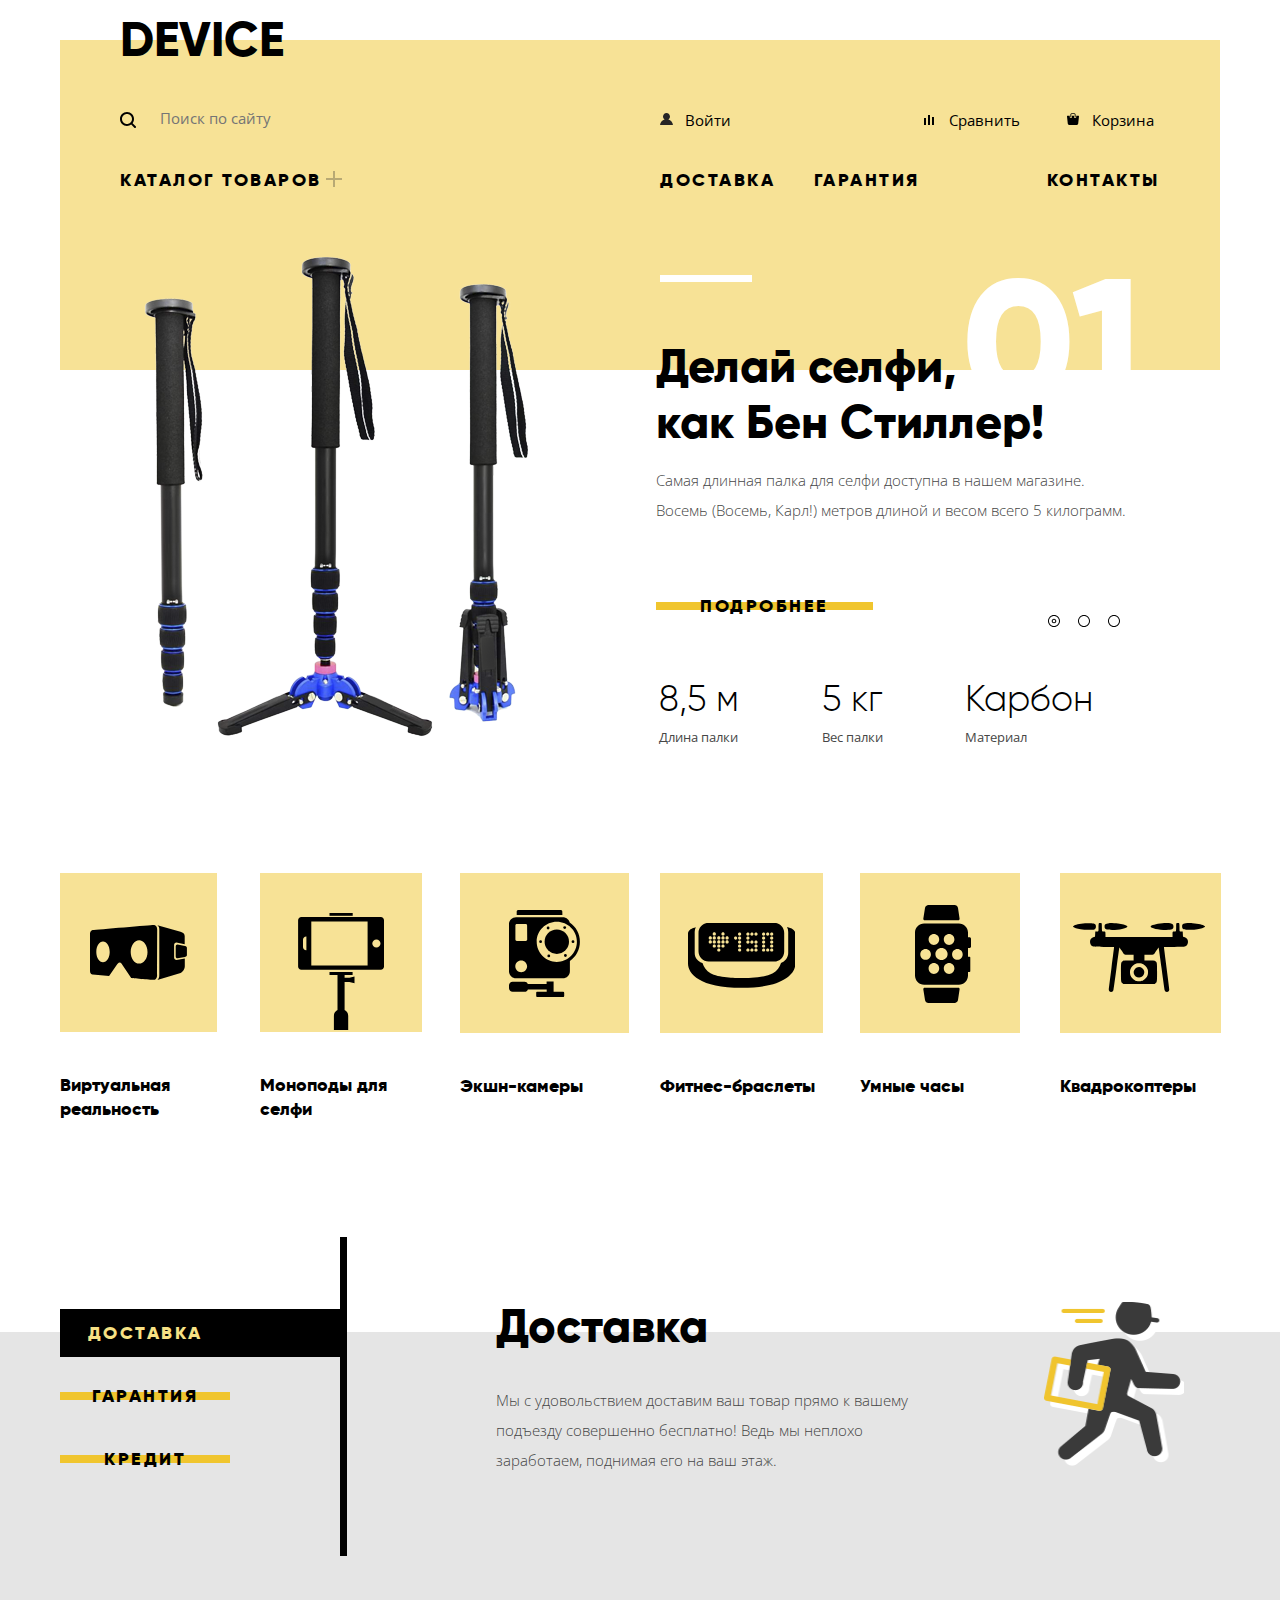
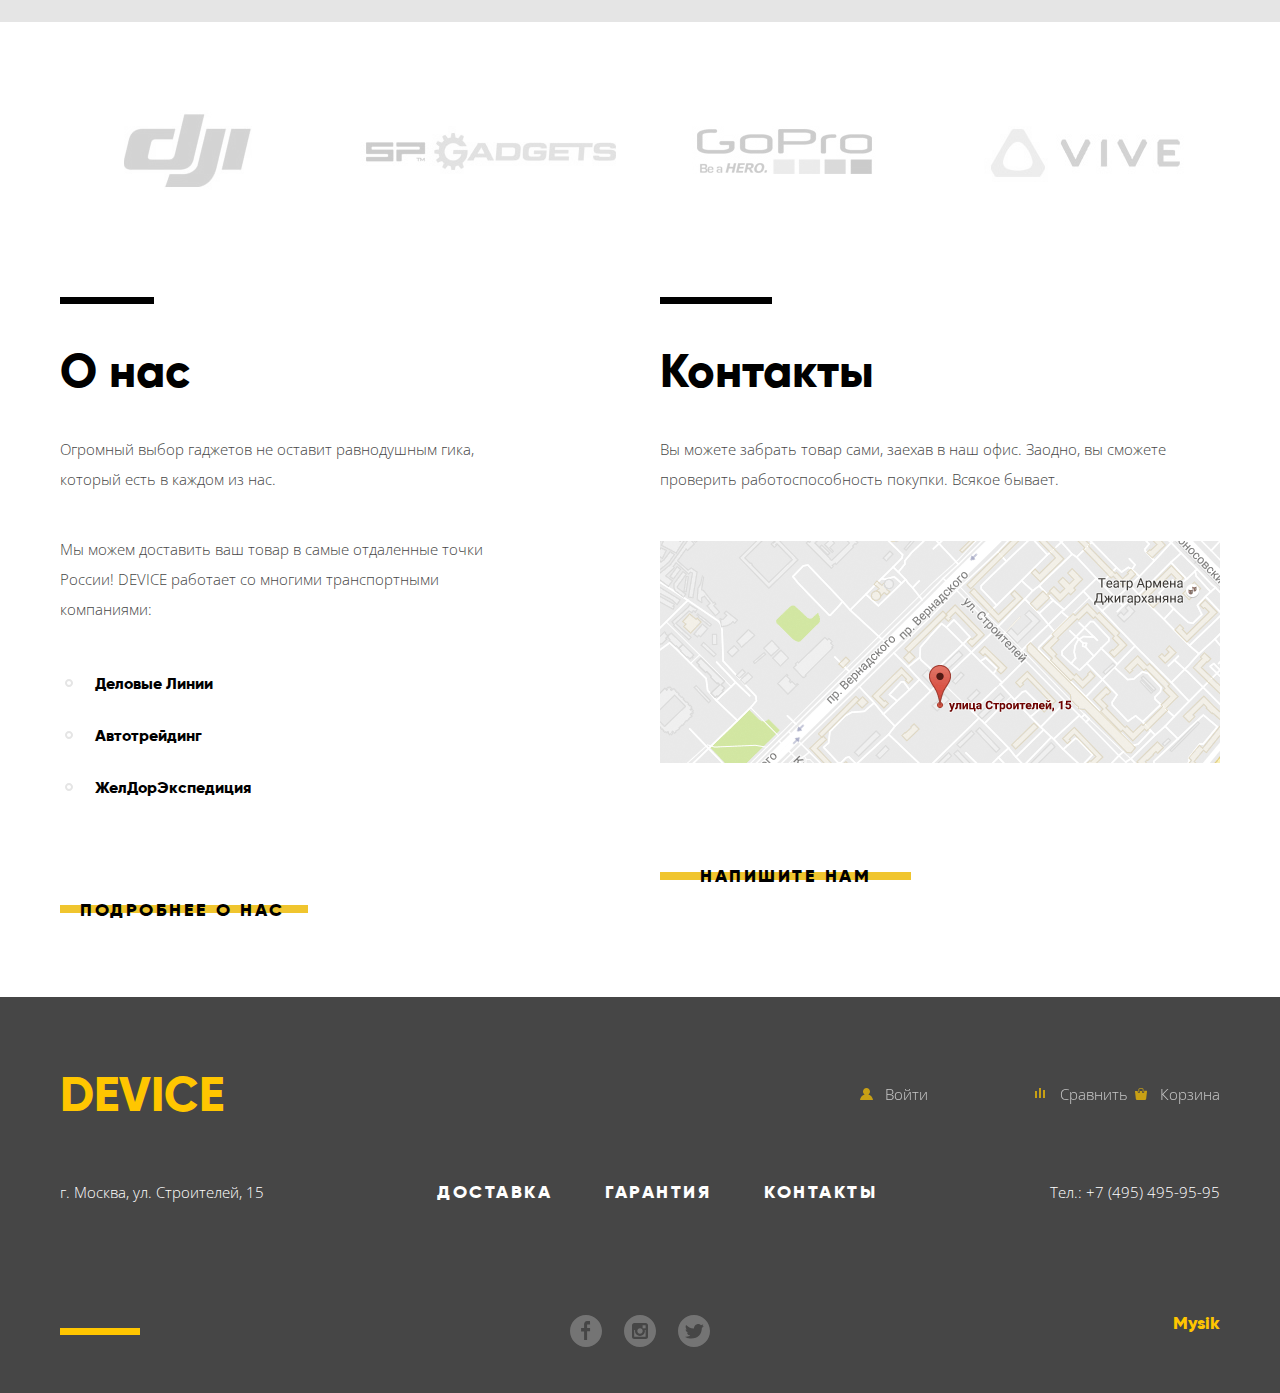
<file: index.html>
<!DOCTYPE html>
<html lang="ru" dir="ltr">
  <head>
    <meta charset="utf-8">
    <link rel="stylesheet" href="css/normalize.css">
    <link rel="stylesheet" href="css/style.css">
    <link href="https://fonts.googleapis.com/css?family=Open+Sans:300,400&amp;subset=cyrillic" rel="stylesheet">
    <title>Device</title>
  </head>
  <body>
  <input class="slider-css" type="radio" id="main-slider1" name="main-item-toggle" checked>
  <input class="slider-css" type="radio" id="main-slider2" name="main-item-toggle" >
  <input class="slider-css" type="radio" id="main-slider3" name="main-item-toggle">
  <input class="slider-css" type="radio" id="slide1-delivery" name="services-toggle" checked>
  <input class="slider-css" type="radio" id="slide2-garant" name="services-toggle" >
  <input class="slider-css" type="radio" id="slide3-credit" name="services-toggle">
    <header class="head">
      <div class="container">
          <div class="yellow-block">
              <div class="top-header">
                   <a href="catalog.html" class="logo">DEVICE</a>
                   <label class="search">
                       <input class="poisk" type="search" name="search" placeholder="Поиск по сайту">
                       <a href="catalog.html" class="button_search">Найти</a>
                       <span class="icon__search"></span>

                    </label>
                    <ul class="list-menu">
                      <li class="list list-item1"><a  class="text_decor"href="catalog.html"><span class="icon icon__input"></span> Войти</a></li>
                      <li class="list list-item2"><a  class="text_decor"href="catalog.html"><span class="icon icon__compare"></span> Сравнить</a></li>
                      <li class="list list-item3"><a  class="text_decor"href="catalog.html"><span class="icon icon__basket"></span> Корзина</a></li>
                    </ul>
              </div>
              <div class="menu-header">
                    <ul class="cotalog">
                      <li><span class="text">Каталог товаров <span class="icon__plus"></span></span>
                        <div class="menu">
                          <div class="con-list">
                              <ul class="navigation-catalog">
                                <li class="list-item"><a class="link" href="catalog.html">Виртуальная реальность</a></li>
                                <li class="list-item"><a class="link" href="catalog.html">Моноподы для селфи</a></li>
                                <li class="list-item"><a class="link" href="catalog.html">Экшн-камеры</a></li>

                              </ul>
                              <ul class="navigation-catalog list2">
                                    <li class="list-item"><a class="link" href="catalog.html">Фитнес-браслеты</a></li>
                                    <li class="list-item"><a class="link" href="catalog.html">Умные часы</a></li>
                              </ul>
                              <ul class="navigation-catalog list3">
                                    <li class="list-item"><a class="link" href="catalog.html">Квадрокоптеры</a></li>
                              </ul>
                          </div>
                        </div>
                      </li>

                    </ul>
                    <ul class="info-nav">
                      <li class="title title1"><a class="title__text" href="catalog.html">Доставка</a></li>
                      <li class="title title2"><a class="title__text" href="catalog.html">Гарантия</a></li>
                      <li class="title title3"><a class="title__text" href="catalog.html">Контакты</a></li>
                    </ul>

              </div>
          </div>
      </div>
    </header>
    <main class="main">
      <div class="container1">
        <div class="slider">
          <ul class="radiobat">
            <li><label class="btn-main-1" for="main-slider1"></label></li>
            <li><label class="btn-main-2" for="main-slider2"></label></li>
            <li><label class="btn-main-3" for="main-slider3"></label></li>
          </ul>
        </div>
        <div id="slide-1" class="slide slide1">
            <div class="image">
              <img src="img/slider-1.png" width="384" height="486" alt="Палка">
            </div>
            <div class="content_image">
                  <!-- <span class="text__big">01</span> -->
                  <b class="name">Делай селфи,<br> как Бен Стиллер!</b>
                  <p class="discription">Самая длинная палка для селфи доступна в нашем магазине.
                                        Восемь (Восемь, Карл!) метров длиной и весом всего 5 килограмм.
                  </p>
                  <a><span class="text">Подробнее</span> <span class="line"></span></a>
                  <table class="table">
                    <tr class="head">
                      <td>8,5 м</td>
                      <td>5 кг</td>
                      <td>Карбон</td>
                    </tr>
                    <tr class="down">
                      <td>Длина палки</td>
                      <td>Вес палки</td>
                      <td>Материал</td>
                    </tr>
                  </table>
            </div>
        </div>
        <div id="slide-2" class="slide slide2">
          <div class="image">
            <img src="img/slider-2.png" width="345" height="485" alt="Smart Watch">
          </div>
          <div class="content_image">
                <b class="name">Худеем <br> правильно!</b>
                <p class="discription">Мотивирующие фитнес-браслеты помогут найти в себе силы
                                      не пропускать занятия и соблюдать диету.
                </p>
                <a><span class="text">Подробнеё</span> <span class="line"></span></a>
                <table class="table">
                  <tr class="head">
                    <td>48 часов</td>
                  </tr>
                  <tr class="down">
                    <td>Без подзарядки</td>
                  </tr>
                </table>
          </div>
        </div>
        <div id="slide-3" class="slide slide3">
          <div class="image">
            <img src="img/slider-3.png" width="526" height="334" alt="Cvadrocopter">
          </div>
          <div class="content_image">
                <b class="name">Порхает как бабочка,
                                жалит как пчела!</b>
                <p class="discription">Этот обычный, на первый взгляд, квадрокоптер оснащен
                                      мощным лазером, замаскированным под стандартную камеру.

                </p>
                <a><span class="text">Подробнеё</span> <span class="line"></span></a>
                <table class="table">
                  <tr class="head">
                    <td>800 м</td>
                    <td>50 м</td>
                  </tr>
                  <tr class="down">
                    <td>Дальность полета</td>
                    <td>Радиус поражения</td>
                  </tr>
                </table>
          </div>
        </div>
    </div>
    <div class="container1">
            <section class="catalog_navigation">
              <ul class="catalog-list">
                <li>
                    <svg class="image image1" version="1.1" id="Layer_1" xmlns="http://www.w3.org/2000/svg" xmlns:xlink="http://www.w3.org/1999/xlink" x="0px" y="0px"
                  	   viewBox="0 0 97 55" style="enable-background:new 0 0 97 55;" xml:space="preserve" width="97px" height="55px">
                        <style type="text/css">
                        	.st0{fill:catalog.html363636;}
                        </style>
                        <g id="Layer_1_1_">
                        </g>
                        <g>
                        	<path class="st0" d="M84.1,32.6V20c0-1.3,1-2.4,2.3-2.4l8.3,1.6V11c0-2.4-1.7-3.4-4.2-4.3L67.4,0.2c1.6,1.4,1.9,2,1.9,4.4v45.2
                        		c0,2.4-0.4,4.1-2,5.2l23.3-7.1c2.4-0.8,4.2-4.2,4.2-6.6v-7.9L86.5,35C85.2,35,84.1,33.9,84.1,32.6z"/>
                        	<path class="st0" d="M95.1,21l-7.6-1.4c-1,0-1.8,0.8-1.8,1.9v9.9c0,1,0.8,1.9,1.8,1.9l7.6-1.4c1.2-0.4,1.8-0.8,1.8-1.9v-7
                        		C97,21.8,96.2,21.3,95.1,21z"/>
                        	<path class="st0" d="M67.2,4.5c0-5.1-4.2-4.5-4.2-4.5S5.8,4.7,2.8,5.1S0,9.5,0,9.5s0,32.5,0,36.3s2.6,3.8,2.6,3.8L19.1,51l8.1-11.7
                        		c0,0,1.1-1.8,2.5-1.8c1.4,0,2.4,1.9,2.4,1.9l9.1,13.5c0,0,18.9,1.9,22.5,1.9c3.6,0,3.4-5,3.4-5S67.2,9.6,67.2,4.5z M13,37.2
                        		c-3.7,0-6.7-4.6-6.7-10.3s3-10.3,6.7-10.3s6.7,4.6,6.7,10.3S16.7,37.2,13,37.2z M49.1,38.6c-4.7,0-8.4-5.2-8.4-11.7
                        		c0-6.5,3.8-11.7,8.4-11.7c4.7,0,8.4,5.2,8.4,11.7C57.6,33.4,53.8,38.6,49.1,38.6z"/>
                        </g>
                        </svg>
                    <p class="title_menu">Виртуальная реальность</p>
                </li>
                <li>
                      <svg class="image image2" version="1.1" id="Layer_1" xmlns="http://www.w3.org/2000/svg" xmlns:xlink="http://www.w3.org/1999/xlink" x="0px" y="0px"
                    	 viewBox="0 0 86 117" style="enable-background:new 0 0 86 117;" xml:space="preserve" width="86px" height="117px">
                    <style type="text/css">
                    	.st0{fill:catalog.html363636;}
                    </style>
                    <g>
                    	<path class="st0" d="M82.8,4H3.3C1.6,4,0.1,5.4,0.1,7.2v46.4c0,1.8,1.4,3.2,3.2,3.2h79.5c1.8,0,3.2-1.4,3.2-3.2V7.2
                    		C86,5.4,84.6,4,82.8,4z M8.4,37.2H8.2C6.4,37.2,5,35.8,5,34v-7.3c0-1.8,1.4-3.2,3.2-3.2h0.2V37.2z M69.6,52.4H13.3v-44h56.3V52.4z
                    		 M78.4,34.6c-2.3,0-4.1-1.9-4.1-4.1s1.9-4.1,4.1-4.1c2.3,0,4.1,1.9,4.1,4.1S80.7,34.6,78.4,34.6z"/>
                    	<rect x="31.5" class="st0" width="23.2" height="2.8"/>
                    	<path class="st0" d="M46.6,64.9v-3h8v-2.8H31.5v2.8h8v35.2c-2.1,0.9-3.6,3.1-3.6,5.6V117h14.3v-14.3c0-2.5-1.5-4.6-3.6-5.6v-28h4.8
                    		l5.1,1.2v-6.7l-5.1,1.2H46.6z"/>
                    </g>
                    <g id="Layer_1_1_">
                    </g>
                    </svg>
                    <p class="title_menu">Моноподы для селфи</p>
                </li>
                <li>
                  <svg  class="image image3" version="1.1" id="Layer_1" width="71px" height="87px" xmlns="http://www.w3.org/2000/svg" xmlns:xlink="http://www.w3.org/1999/xlink" x="0px" y="0px"
                     viewBox="0 0 71 87" style="enable-background:new 0 0 71 87;" xml:space="preserve">
                  <style type="text/css">
                    .st0{fill:catalog.html363636;}
                  </style>
                  <g>
                    <path class="st0" d="M53.3,1.5C53.3,0.8,52.8,0,52,0h-43C8.3,0,7.7,0.8,7.7,1.5V5h45.7L53.3,1.5L53.3,1.5z"/>
                    <path class="st0" d="M54.2,81.8h-9.6V71.4h-7v2.5H18.8c-0.5-1.3-1.8-2.1-3.2-2.1h-12c-1.9,0-3.6,1.6-3.6,3.5v3
                      c0,1.9,1.6,3.5,3.6,3.5h12c1.5,0,2.8-0.9,3.3-2.3h18.8v2.3h-9.5c-0.5,0-1,0.4-1,1V86c0,0.5,0.5,1,1,1h26.1c0.5,0,0.9-0.5,0.9-1
                      v-3.2C55.1,82.2,54.7,81.8,54.2,81.8z"/>
                    <path class="st0" d="M60.7,12.4c-0.9-2.9-3.6-5.1-6.8-5.1H7.1c-3.9,0-7.1,3.1-7.1,7v46.9c0,3.9,3.3,7.1,7.1,7.1h46.7
                      c3.9,0,7.1-3.2,7.1-7.1V50.9c6.1-4.2,10-11.2,10-19.2C71,23.7,66.9,16.6,60.7,12.4z M12.2,62.2c-3.3,0-5.9-2.7-5.9-5.9
                      c0-3.3,2.6-5.9,5.9-5.9s5.9,2.7,5.9,5.9C18.1,59.5,15.5,62.2,12.2,62.2z M18.2,29.5c0,0.8-0.6,1.4-1.4,1.4H7.8
                      c-0.8,0-1.4-0.6-1.4-1.4V15.4c0-0.8,0.6-1.4,1.4-1.4h8.9c0.8,0,1.4,0.6,1.4,1.4L18.2,29.5L18.2,29.5z M47.8,51.9
                      c-11.1,0-20.1-9-20.1-20.1s9-20.1,20.1-20.1s20.1,9,20.1,20.1S58.8,51.9,47.8,51.9z"/>
                    <ellipse class="st0" cx="47.8" cy="31.7" rx="12.2" ry="12.2"/>
                    <circle class="st0" cx="31.6" cy="31.7" r="1.4"/>
                    <circle class="st0" cx="64" cy="31.7" r="1.4"/>
                    <circle class="st0" cx="39.1" cy="18" r="1.4"/>
                    <ellipse class="st0" cx="56.4" cy="45.5" rx="1.4" ry="1.4"/>
                    <circle class="st0" cx="55.7" cy="17.6" r="1.4"/>
                    <circle class="st0" cx="39.8" cy="45.9" r="1.4"/>
                  </g>
                  </svg>
                  <p class="title_menu">Экшн-камеры</p>
              </li>
                <li>
                  <svg  class="image image4" version="1.1" id="Layer_1" width="107px" height="65px" xmlns="http://www.w3.org/2000/svg" xmlns:xlink="http://www.w3.org/1999/xlink" x="0px" y="0px"
                  	 viewBox="0 0 107 65" style="enable-background:new 0 0 107 65;" xml:space="preserve">
                  <style type="text/css">
                  	.st0{fill:catalog.html363636;}
                  </style>
                  <g>
                  	<path class="st0" d="M99,4.1c0.8,1.4,1.2,3.1,1.2,4.8V30c0,4.6-3.1,8.5-7.2,9.9c-1.3,4-3.8,7.9-8.1,10.4
                  		c-8.7,5.2-31.1,4.8-31.2,4.8c-0.1,0-22.5,0.4-31.2-4.8c-4.2-2.5-6.7-6.3-8-10.3C10,38.8,6.7,34.8,6.7,30V8.9c0-1.7,0.4-3.3,1.1-4.7
                  		C4.2,5.1,0,6.9,0,10.4c0,6.2,0,25.7,0,30c0,10.3,11.8,24.4,53.7,24.4c41.8,0,53.7-14.2,53.7-24.4c0-4.3,0-23.7,0-30
                  		C107.3,6.8,102.7,4.9,99,4.1z"/>
                  	<path class="st0" d="M20.6,38.5h65.5c5.6,0,10.1-4.5,10.1-10.1V9.9c0-5.6-4.5-10.1-10.1-10.1H20.6C15-0.1,10.5,4.4,10.5,9.9v18.4
                  		C10.5,33.9,15,38.5,20.6,38.5z M83.7,9.5c0.9,0,1.6,0.7,1.6,1.6c0,0.9-0.7,1.6-1.6,1.6s-1.6-0.7-1.6-1.6
                  		C82.1,10.2,82.8,9.5,83.7,9.5z M83.7,13.5c0.9,0,1.6,0.7,1.6,1.6c0,0.9-0.7,1.6-1.6,1.6s-1.6-0.7-1.6-1.6
                  		C82.1,14.2,82.8,13.5,83.7,13.5z M83.7,17.5c0.9,0,1.6,0.7,1.6,1.6c0,0.9-0.7,1.6-1.6,1.6s-1.6-0.7-1.6-1.6
                  		C82.1,18.2,82.8,17.5,83.7,17.5z M83.7,21.4c0.9,0,1.6,0.7,1.6,1.6c0,0.9-0.7,1.6-1.6,1.6s-1.6-0.7-1.6-1.6
                  		C82.1,22.1,82.8,21.4,83.7,21.4z M83.7,25.4c0.9,0,1.6,0.7,1.6,1.6c0,0.9-0.7,1.6-1.6,1.6s-1.6-0.7-1.6-1.6
                  		C82.1,26.1,82.8,25.4,83.7,25.4z M79.7,9.5c0.9,0,1.6,0.7,1.6,1.6c0,0.9-0.7,1.6-1.6,1.6c-0.9,0-1.6-0.7-1.6-1.6
                  		C78.1,10.2,78.8,9.5,79.7,9.5z M79.7,25.4c0.9,0,1.6,0.7,1.6,1.6c0,0.9-0.7,1.6-1.6,1.6c-0.9,0-1.6-0.7-1.6-1.6
                  		C78.1,26.1,78.8,25.4,79.7,25.4z M75.6,9.5c0.9,0,1.6,0.7,1.6,1.6c0,0.9-0.7,1.6-1.6,1.6c-0.9,0-1.6-0.7-1.6-1.6
                  		C74.1,10.2,74.8,9.5,75.6,9.5z M75.6,13.5c0.9,0,1.6,0.7,1.6,1.6c0,0.9-0.7,1.6-1.6,1.6c-0.9,0-1.6-0.7-1.6-1.6
                  		C74.1,14.2,74.8,13.5,75.6,13.5z M75.6,17.5c0.9,0,1.6,0.7,1.6,1.6c0,0.9-0.7,1.6-1.6,1.6c-0.9,0-1.6-0.7-1.6-1.6
                  		C74.1,18.2,74.8,17.5,75.6,17.5z M75.6,21.4c0.9,0,1.6,0.7,1.6,1.6c0,0.9-0.7,1.6-1.6,1.6c-0.9,0-1.6-0.7-1.6-1.6
                  		C74.1,22.1,74.8,21.4,75.6,21.4z M75.6,25.4c0.9,0,1.6,0.7,1.6,1.6c0,0.9-0.7,1.6-1.6,1.6c-0.9,0-1.6-0.7-1.6-1.6
                  		C74.1,26.1,74.8,25.4,75.6,25.4z M68,9.5c0.9,0,1.6,0.7,1.6,1.6c0,0.9-0.7,1.6-1.6,1.6s-1.6-0.7-1.6-1.6C66.4,10.2,67.1,9.5,68,9.5
                  		z M68,17.5c0.9,0,1.6,0.7,1.6,1.6c0,0.9-0.7,1.6-1.6,1.6s-1.6-0.7-1.6-1.6C66.4,18.2,67.1,17.5,68,17.5z M68,21.4
                  		c0.9,0,1.6,0.7,1.6,1.6c0,0.9-0.7,1.6-1.6,1.6s-1.6-0.7-1.6-1.6C66.4,22.1,67.1,21.4,68,21.4z M68,25.4c0.9,0,1.6,0.7,1.6,1.6
                  		c0,0.9-0.7,1.6-1.6,1.6s-1.6-0.7-1.6-1.6C66.4,26.1,67.1,25.4,68,25.4z M63.9,9.5c0.9,0,1.6,0.7,1.6,1.6c0,0.9-0.7,1.6-1.6,1.6
                  		c-0.9,0-1.6-0.7-1.6-1.6C62.4,10.2,63.1,9.5,63.9,9.5z M63.9,17.5c0.9,0,1.6,0.7,1.6,1.6c0,0.9-0.7,1.6-1.6,1.6
                  		c-0.9,0-1.6-0.7-1.6-1.6C62.4,18.2,63.1,17.5,63.9,17.5z M63.9,25.4c0.9,0,1.6,0.7,1.6,1.6c0,0.9-0.7,1.6-1.6,1.6
                  		c-0.9,0-1.6-0.7-1.6-1.6C62.4,26.1,63.1,25.4,63.9,25.4z M59.9,9.5c0.9,0,1.6,0.7,1.6,1.6c0,0.9-0.7,1.6-1.6,1.6
                  		c-0.9,0-1.6-0.7-1.6-1.6C58.3,10.2,59,9.5,59.9,9.5z M59.9,13.5c0.9,0,1.6,0.7,1.6,1.6c0,0.9-0.7,1.6-1.6,1.6
                  		c-0.9,0-1.6-0.7-1.6-1.6C58.3,14.2,59,13.5,59.9,13.5z M59.9,17.5c0.9,0,1.6,0.7,1.6,1.6c0,0.9-0.7,1.6-1.6,1.6
                  		c-0.9,0-1.6-0.7-1.6-1.6C58.3,18.2,59,17.5,59.9,17.5z M59.9,25.4c0.9,0,1.6,0.7,1.6,1.6c0,0.9-0.7,1.6-1.6,1.6
                  		c-0.9,0-1.6-0.7-1.6-1.6C58.3,26.1,59,25.4,59.9,25.4z M51.6,9.5c0.9,0,1.6,0.7,1.6,1.6c0,0.9-0.7,1.6-1.6,1.6S50,11.9,50,11
                  		C50,10.2,50.7,9.5,51.6,9.5z M51.6,13.5c0.9,0,1.6,0.7,1.6,1.6c0,0.9-0.7,1.6-1.6,1.6S50,15.9,50,15.1C50,14.2,50.7,13.5,51.6,13.5
                  		z M51.6,17.5c0.9,0,1.6,0.7,1.6,1.6c0,0.9-0.7,1.6-1.6,1.6S50,20,50,19.1C50,18.2,50.7,17.5,51.6,17.5z M51.6,21.4
                  		c0.9,0,1.6,0.7,1.6,1.6c0,0.9-0.7,1.6-1.6,1.6S50,23.9,50,23C50,22.1,50.7,21.4,51.6,21.4z M51.6,25.4c0.9,0,1.6,0.7,1.6,1.6
                  		c0,0.9-0.7,1.6-1.6,1.6S50,27.8,50,27C50,26.1,50.7,25.4,51.6,25.4z M47.6,13.5c0.9,0,1.6,0.7,1.6,1.6c0,0.9-0.7,1.6-1.6,1.6
                  		S46,15.9,46,15.1C46,14.2,46.7,13.5,47.6,13.5z M39.1,13.3c0.9,0,1.6,0.7,1.6,1.6c0,0.9-0.7,1.6-1.6,1.6c-0.9,0-1.6-0.7-1.6-1.6
                  		C37.5,14,38.2,13.3,39.1,13.3z M39.1,17.3c0.9,0,1.6,0.7,1.6,1.6c0,0.9-0.7,1.6-1.6,1.6c-0.9,0-1.6-0.7-1.6-1.6
                  		C37.5,18,38.2,17.3,39.1,17.3z M35,9.3c0.9,0,1.6,0.7,1.6,1.6c0,0.9-0.7,1.6-1.6,1.6c-0.9,0-1.6-0.7-1.6-1.6
                  		C33.4,10,34.2,9.3,35,9.3z M35,13.3c0.9,0,1.6,0.7,1.6,1.6c0,0.9-0.7,1.6-1.6,1.6c-0.9,0-1.6-0.7-1.6-1.6
                  		C33.4,14,34.2,13.3,35,13.3z M35,17.3c0.9,0,1.6,0.7,1.6,1.6c0,0.9-0.7,1.6-1.6,1.6c-0.9,0-1.6-0.7-1.6-1.6
                  		C33.4,18,34.2,17.3,35,17.3z M35,21.4c0.9,0,1.6,0.7,1.6,1.6c0,0.9-0.7,1.6-1.6,1.6c-0.9,0-1.6-0.7-1.6-1.6
                  		C33.4,22.1,34.2,21.4,35,21.4z M30.8,13.3c0.9,0,1.6,0.7,1.6,1.6c0,0.9-0.7,1.6-1.6,1.6s-1.6-0.7-1.6-1.6
                  		C29.2,14,29.9,13.3,30.8,13.3z M30.8,17.3c0.9,0,1.6,0.7,1.6,1.6c0,0.9-0.7,1.6-1.6,1.6s-1.6-0.7-1.6-1.6
                  		C29.2,18,29.9,17.3,30.8,17.3z M30.8,21.4c0.9,0,1.6,0.7,1.6,1.6c0,0.9-0.7,1.6-1.6,1.6s-1.6-0.7-1.6-1.6
                  		C29.2,22.1,29.9,21.4,30.8,21.4z M30.8,25.4c0.9,0,1.6,0.7,1.6,1.6c0,0.9-0.7,1.6-1.6,1.6s-1.6-0.7-1.6-1.6
                  		C29.2,26.1,29.9,25.4,30.8,25.4z M26.3,9.3c0.9,0,1.6,0.7,1.6,1.6c0,0.9-0.7,1.6-1.6,1.6c-0.9,0-1.6-0.7-1.6-1.6
                  		C24.7,10,25.4,9.3,26.3,9.3z M26.3,13.3c0.9,0,1.6,0.7,1.6,1.6c0,0.9-0.7,1.6-1.6,1.6c-0.9,0-1.6-0.7-1.6-1.6
                  		C24.7,14,25.4,13.3,26.3,13.3z M26.3,17.3c0.9,0,1.6,0.7,1.6,1.6c0,0.9-0.7,1.6-1.6,1.6c-0.9,0-1.6-0.7-1.6-1.6
                  		C24.7,18,25.4,17.3,26.3,17.3z M26.3,21.4c0.9,0,1.6,0.7,1.6,1.6c0,0.9-0.7,1.6-1.6,1.6c-0.9,0-1.6-0.7-1.6-1.6
                  		C24.7,22.1,25.4,21.4,26.3,21.4z M22.3,13.3c0.9,0,1.6,0.7,1.6,1.6c0,0.9-0.7,1.6-1.6,1.6c-0.9,0-1.6-0.7-1.6-1.6
                  		C20.7,14,21.4,13.3,22.3,13.3z M22.3,17.3c0.9,0,1.6,0.7,1.6,1.6c0,0.9-0.7,1.6-1.6,1.6c-0.9,0-1.6-0.7-1.6-1.6
                  		C20.7,18,21.4,17.3,22.3,17.3z"/>
                  </g>
                  </svg>

                  <p class="title_menu">Фитнес-браслеты</p>
                </li>
                <li>
                  <svg  class="image image5" version="1.1" id="Layer_1"  width="56px" height="98px" xmlns="http://www.w3.org/2000/svg" xmlns:xlink="http://www.w3.org/1999/xlink" x="0px" y="0px"
                     viewBox="0 0 56 98" style="enable-background:new 0 0 56 98;" xml:space="preserve">
                  <style type="text/css">
                    .st0{fill:catalog.html363636;}
                  </style>
                  <g>
                    <path class="st0" d="M54.5,32.2H53v-4.6c0-5.1-4.1-9.2-9.1-9.2H9.1c-5,0-9.1,4.1-9.1,9.2v42.9c0,5.1,4.1,9.2,9.1,9.2h34.8
                      c5,0,9.1-4.1,9.1-9.2V67h1.5c0.4,0,0.8-0.3,0.8-0.8V52.5c0-0.4-0.3-0.8-0.8-0.8H53v-8.8h1.5c0.8,0,1.5-0.7,1.5-1.5v-7.7
                      C56,32.9,55.3,32.2,54.5,32.2z M34.1,29.1c2.9,0,5.3,2.4,5.3,5.4s-2.4,5.4-5.3,5.4s-5.3-2.4-5.3-5.4S31.2,29.1,34.1,29.1z
                       M18.9,29.1c2.9,0,5.3,2.4,5.3,5.4s-2.4,5.4-5.3,5.4c-2.9,0-5.3-2.4-5.3-5.4S16,29.1,18.9,29.1z M5.3,49.4c0-3,2.4-5.4,5.3-5.4
                      c2.9,0,5.3,2.4,5.3,5.4c0,3-2.4,5.4-5.3,5.4C7.7,54.8,5.3,52.4,5.3,49.4z M18.9,68.9c-2.9,0-5.3-2.4-5.3-5.4s2.4-5.4,5.3-5.4
                      c2.9,0,5.3,2.4,5.3,5.4C24.2,66.5,21.9,68.9,18.9,68.9z M20.4,49c0-3.4,2.7-6.1,6.1-6.1s6.1,2.7,6.1,6.1s-2.7,6.1-6.1,6.1
                      C23.1,55.1,20.4,52.4,20.4,49z M34.1,68.9c-2.9,0-5.3-2.4-5.3-5.4s2.4-5.4,5.3-5.4s5.3,2.4,5.3,5.4C39.4,66.5,37,68.9,34.1,68.9z
                       M42.4,54.8c-2.9,0-5.3-2.4-5.3-5.4s2.4-5.4,5.3-5.4c2.9,0,5.3,2.4,5.3,5.4C47.7,52.4,45.3,54.8,42.4,54.8z"/>
                    <path class="st0" d="M9.6,15.3h33.7c0.8,0,1.4-0.7,1.3-1.5L43,3c0,0,0,0,0,0c-0.3-1.7-1.8-3-3.5-3h-26c-1.7,0-3.3,1.4-3.5,3
                      L8.3,13.8C8.2,14.6,8.8,15.3,9.6,15.3z"/>
                    <path class="st0" d="M43.3,82.7H9.6c-0.8,0-1.4,0.7-1.3,1.5L10,95c0.3,1.7,1.8,3,3.5,3h26c1.7,0,3.3-1.4,3.5-3c0,0,0,0,0,0
                      l1.6-10.8C44.8,83.4,44.2,82.7,43.3,82.7z"/>
                  </g>
                  </svg>
                    <p class="title_menu">Умные часы</p>
                </li>
                <li>
                  <svg class="image image6" version="1.1" id="Layer_1" width="132px" height="69px" xmlns="http://www.w3.org/2000/svg" xmlns:xlink="http://www.w3.org/1999/xlink" x="0px" y="0px"
                     viewBox="0 0 132 69" style="enable-background:new 0 0 132 69;" xml:space="preserve">
                  <style type="text/css">
                    .st0{fill:catalog.html363636;}
                  </style>
                  <g transform="translate(0.000000,512.000000) scale(0.100000,-0.100000)">
                    <path class="st0" d="M120.5,5117.4c-55.4-4.9-102.1-15.9-114.8-26.7c-7.2-6.2-7.2-6.2-2.3-11.6c6.4-7.2,37.1-16.5,72.5-22.4
                      c40-6.7,125.1-6.9,137.2-0.5c12.1,6.7,16.2,14.1,16.2,29.8c0,16.2-6.2,24.2-22.2,28.5C192.7,5118.5,149.4,5120,120.5,5117.4z"/>
                    <path class="st0" d="M257.7,5115.1c-1.3-2.8-2.6-21.1-2.6-41.1c0-40.6,1.6-37.8-21.9-39.3l-10.3-0.8l-1.3-25.4l-1.3-25.4l-11.9-2.8
                      c-25.8-6.7-40-26-37.9-52.9c1.3-19.3,10.3-33.4,25.8-40.9c11.1-5.1,14.7-5.4,112.5-5.4c55.4,0,101.4-0.8,101.9-1.8
                      c0.5-1.3-11.1-94.1-25.8-206.4c-14.4-112.3-26.8-210-27.1-216.7c-0.5-16.2,8.3-26.2,23.5-26.2c12.4,0,20.1,6.4,23.2,19
                      c1.3,5.1,15,103.3,30.2,218.2c15.2,114.6,28.6,208.7,29.4,208.7c1,0,10.8-14.1,21.9-31.4c29.4-46.3,24-43.2,76.4-43.2H606v-28V4745
                      l-51.3-0.8c-47.2-0.8-52.1-1.3-58.8-6.2c-15.7-11.6-16.3-14.1-16.3-109.8c0-95.3,0.3-97.9,15.2-110.5l8.5-7h156.8H817l8.5,7
                      c15,12.6,15.2,15.2,15.2,110.5c0,95.6-0.5,98.2-16.2,109.8c-6.7,4.9-11.6,5.4-58.8,6.2l-51.3,0.8v28.3v28h43.6
                      c52.3,0,46.9-3.1,76.3,43.2c11.1,17.2,20.9,31.4,21.9,31.4c0.8,0,14.2-94.1,29.4-208.7c15.2-114.9,28.9-213.1,30.2-218.2
                      c3.1-12.6,10.8-19,23.2-19c15.2,0,24,10,23.5,26.2c-0.3,6.7-12.6,104.4-27.1,216.7c-14.7,112.3-26.3,205.1-25.8,206.4
                      c0.5,1,46.4,1.8,101.9,1.8c97.8,0,101.4,0.2,112.4,5.4c15.5,7.5,24.5,21.6,25.8,40.9c2.1,27-12.1,46.3-37.9,52.9l-11.9,2.8
                      l-1.3,25.4l-1.3,25.4l-10.3,0.8c-23.5,1.5-21.9-1.3-21.9,39.3c0,20-1.3,38.3-2.6,41.1c-2.1,3.6-5.4,4.9-13.7,4.9
                      c-6.2,0-12.4-1.3-14.2-3.1c-2.1-2.1-3.1-14.7-3.1-39.3c0-24.7-1-37.3-3.1-39.3c-1.8-1.8-9-3.1-16.5-3.1c-16.3,0-16.5-0.5-16.5-31.1
                      v-22.9H660.1H324.8v22.9c0,30.6-0.2,31.1-16.5,31.1c-7.5,0-14.7,1.3-16.5,3.1c-2.1,2.1-3.1,14.6-3.1,39.3c0,24.7-1,37.3-3.1,39.3
                      c-1.8,1.8-8,3.1-14.2,3.1C263.2,5120,259.8,5118.7,257.7,5115.1z M686.2,4713.9c28.9-9,53.9-33.9,61.7-61.7
                      c4.4-15.4,3.1-42.2-2.8-57.8c-7-18.8-26.8-40.1-45.7-49.4c-12.9-6.4-17.5-7.2-39.2-7.2c-21.7,0-26.3,0.8-39.2,7.2
                      c-18.8,9.3-38.7,30.6-45.7,49.4c-5.9,15.7-7.2,42.4-2.8,57.8c7.5,27.2,32.5,52.7,60.6,61.7C653.2,4720.3,666,4720.3,686.2,4713.9z"
                      />
                    <path class="st0" d="M637.9,4675.6c-20.4-9.3-35.1-36.5-30.7-57.3c7.7-36.8,48.2-55.5,80-37c19.9,11.6,29.9,35.5,24.5,57.8
                      c-5.7,23.9-27.3,41.4-51.6,41.4C653.7,4680.5,643.9,4678.2,637.9,4675.6z"/>
                    <path class="st0" d="M360.9,5118.5c-39.2-6.7-45.1-11.3-45.1-34.4c0-18.2,4.6-24.2,22.7-29.6c15.5-4.6,71.7-5.1,105-1.3
                      c68.6,8.2,113.2,25.4,97,37.5c-12.7,9-49,18.8-90.5,23.9C425.2,5117.7,370,5120,360.9,5118.5z"/>
                    <path class="st0" d="M894.8,5117.4c-63.2-5.9-118.6-20.8-118.6-31.9c0-17.2,78.4-34.7,156.3-35c58,0,72,6.4,72,33.4
                      c0,18.2-6.2,26.2-23.7,30.8C964.2,5119,924,5120,894.8,5117.4z"/>
                    <path class="st0" d="M1127.8,5117.2c-17.8-2.3-30.2-7.7-34.3-14.9c-3.9-7.7-3.1-29,1.5-35.7c9.3-13.1,16.5-14.7,70.7-14.7
                      c36.6,0,58,1.3,78.7,4.9c35.3,5.9,66,15.2,72.5,22.4c4.9,5.4,4.9,5.4-2.3,11.6c-13.4,11.3-59.6,21.9-119.2,26.7
                      C1160.5,5120.3,1150.5,5120.3,1127.8,5117.2z"/>
                  </g>
                  </svg>
                    <p class="title_menu">Квадрокоптеры</p>
                </li>
              </ul>
            </section>
        </div>
        <section class="navigation-info">
          <div class="container1">
              <div class="upper">
                <div class="slider">
                    <label for="slide1-delivery">
                      <span class="line">Доставка</span>
                    </label>
                    <label for="slide2-garant">
                        <span class="line">Гарантия</span>
                    </label>
                    <label for="slide3-credit">
                        <span class="line">Кредит</span>
                    </label>
                  </div>

                  <section id="services-courier" class="delivery">
                    <div class="text">
                      <h2  class="name"> Доставка</h2>
                      <p class="discription">Мы с удовольствием доставим ваш товар прямо к вашему <br>
                                              подъезду совершенно бесплатно! Ведь мы неплохо <br>
                                              заработаем, поднимая его на ваш этаж.</p>
                    </div>
                    <div class="content_image">
                      <img class="image__content" src="img/delivery-bg.png" width="140px" height="164px" alt="">
                    </div>
                  </section>
                  <section id="services-warrant" class="garant">
                    <div class="text">
                      <h2 class="name"> Гарантия</h2>
                      <p class="discription">Если из-за возгорания купленного у нас товара у вас сгорит <br>
                                              дом — не переживайте, мы выдадим вам новый. <br>
                                              Товар, не дом, конечно же.</p>
                    </div>
                    <div class="content_image">
                      <img class="image__content" src="img/warranty-bg.png" width="171px" height="195px" alt="">
                    </div>
                  </section>
                  <section id="services-credit" class="credit">
                    <div class="text">
                      <h2 class="name"> Кредит</h2>
                      <p class="discription">Залезть в долговую яму стало проще! Кредитные  <br>
                                            консультанты подберут для вас наиболее выгодные <br>
                                            условия кредита. Выгодные для нашего банка, разумеется.</p>
                    </div>
                    <div class="content_image">
                      <img class="image__content" src="img/credit-bg.png" width="156px" height="188px" alt="">
                    </div>

                  </section>
                </div>

            </div>
        </section>
        <section class="logotypes">
          <div class="container1">
              <ul class="logo-list">
                <li class="element"><img src="img/logo-1.jpg" alt=""></li>
                <li class="element"><img src="img/logo-2.jpg" alt=""></li>
                <li class="element"><img src="img/logo-3.jpg" alt=""></li>
                <li class="element"><img src="img/logo-4.jpg" alt=""></li>
              </ul>
          </div>
        </section>
        <section class="interested-info">
          <div class="container1">
              <section class="about-us">
                      <h2 class="title">О нас</h2>
                      <p class="info__text">
                        Огромный выбор гаджетов не оставит равнодушным гика,
                        который есть в каждом из нас.
                      </p>
                      <p class="info__text">
                        Мы можем доставить ваш товар в самые отдаленные точки России!
                        DEVICE работает со многими транспортными компаниями:
                      </p>
                      <ul class="list-company">
                        <li class="company">Деловые Линии</li>
                        <li class="company">Автотрейдинг</li>
                        <li class="company">ЖелДорЭкспедиция</li>
                      </ul>
                      <a class="more__info" href="catalog.html">Подробнее о нас</a>
              </section>
              <section class="contact">
                      <h2 class="title">Контакты</h2>
                      <p class="info__text">
                        Вы можете забрать товар сами, заехав в наш офис. Заодно, вы сможете
                        проверить работоспособность покупки. Всякое бывает.
                      </p>
                      <img class="map__image" src="img/map.jpg.png" width="560px" height="222px" alt="map">
                      <button class="more__info more2" type="button" name="write">Напишите нам</button>
              </section>
            </div>
        </section>
      </main>
      <footer class="footer">
        <div class="container">
          <div class="wrap">
                <div class="top-footer">
                    <a href="catalog.html" class="logo">Device</a>
                    <ul class="list-menu">
                      <li class="list list-item1"><a  class="text_decor"href="catalog.html"><span class="icon icon__input"></span> Войти</a></li>
                      <li class="list list-item2"><a  class="text_decor"href="catalog.html"><span class="icon icon__compare"></span> Сравнить</a></li>
                      <li class="list list-item3"><a  class="text_decor"href="catalog.html"><span class="icon icon__basket"></span> Корзина</a></li>
                    </ul>
                </div>

                <div class="main-footer">
                      <p class="text">
                        г. Москва, ул. Строителей, 15
                      </p>
                      <ul class="slider-nav">
                          <li>Доставка</li>
                          <li>Гарантия</li>
                          <li>Контакты</li>
                      </ul>
                      <p class="text">
                        Тел.: +7 (495) 495-95-95
                      </p>
                </div>

                <div class="footer-footer">
                  <span class="line"></span>
                  <ul class="messanger">
                    <li class="list"><a href="" class="icon"><span class="icon icon__facebook"></span></a></li>
                    <li class="list"><a href="" class="icon"><span class="icon icon__inst"></span></a></li>
                    <li class="list"><a href="" class="icon"><span class="icon icon__twitter"></span></a></li>
                  </ul>
                  <a class="logo" target="_blank" href="https://t.me/mysik_1337"></a>
                </div>
            </div>
        </div>
      </footer>
      <section class="write-us">
            <button class="close__button" type="button" name="button"></button>
            <form class="form__write" action="index.html" method="post">
              <div class="up_container">
                    <label>
                      <p class="text__title">Ваше имя:</p>
                      <input class="input__text" type="text" name="name" placeholder="Имя Фамилия">
                    </label>
                    <label>
                      <p class="text__title">Ваш e-mail:</p>
                      <input class="input__text" type="email" name="" placeholder="email@example.com">
                    </label>
                </div>
                <label>
                  <p class="text__title">Текст письма:</p>
                  <textarea class="input__text massage" name="massage" rows="7" cols="80" placeholder="В свободной форме"></textarea>
                </label>
                <button  class="button" type="button" name="button">Отправить</button>
            </form>
      </section>
      <!-- <section class="map__big">
        <button class="close__button" type="button" name="button"></button>
        <img src="img/map-big.png" width="100%" alt="Большая карта">
      </section> -->
  </body>
</html>
</file>
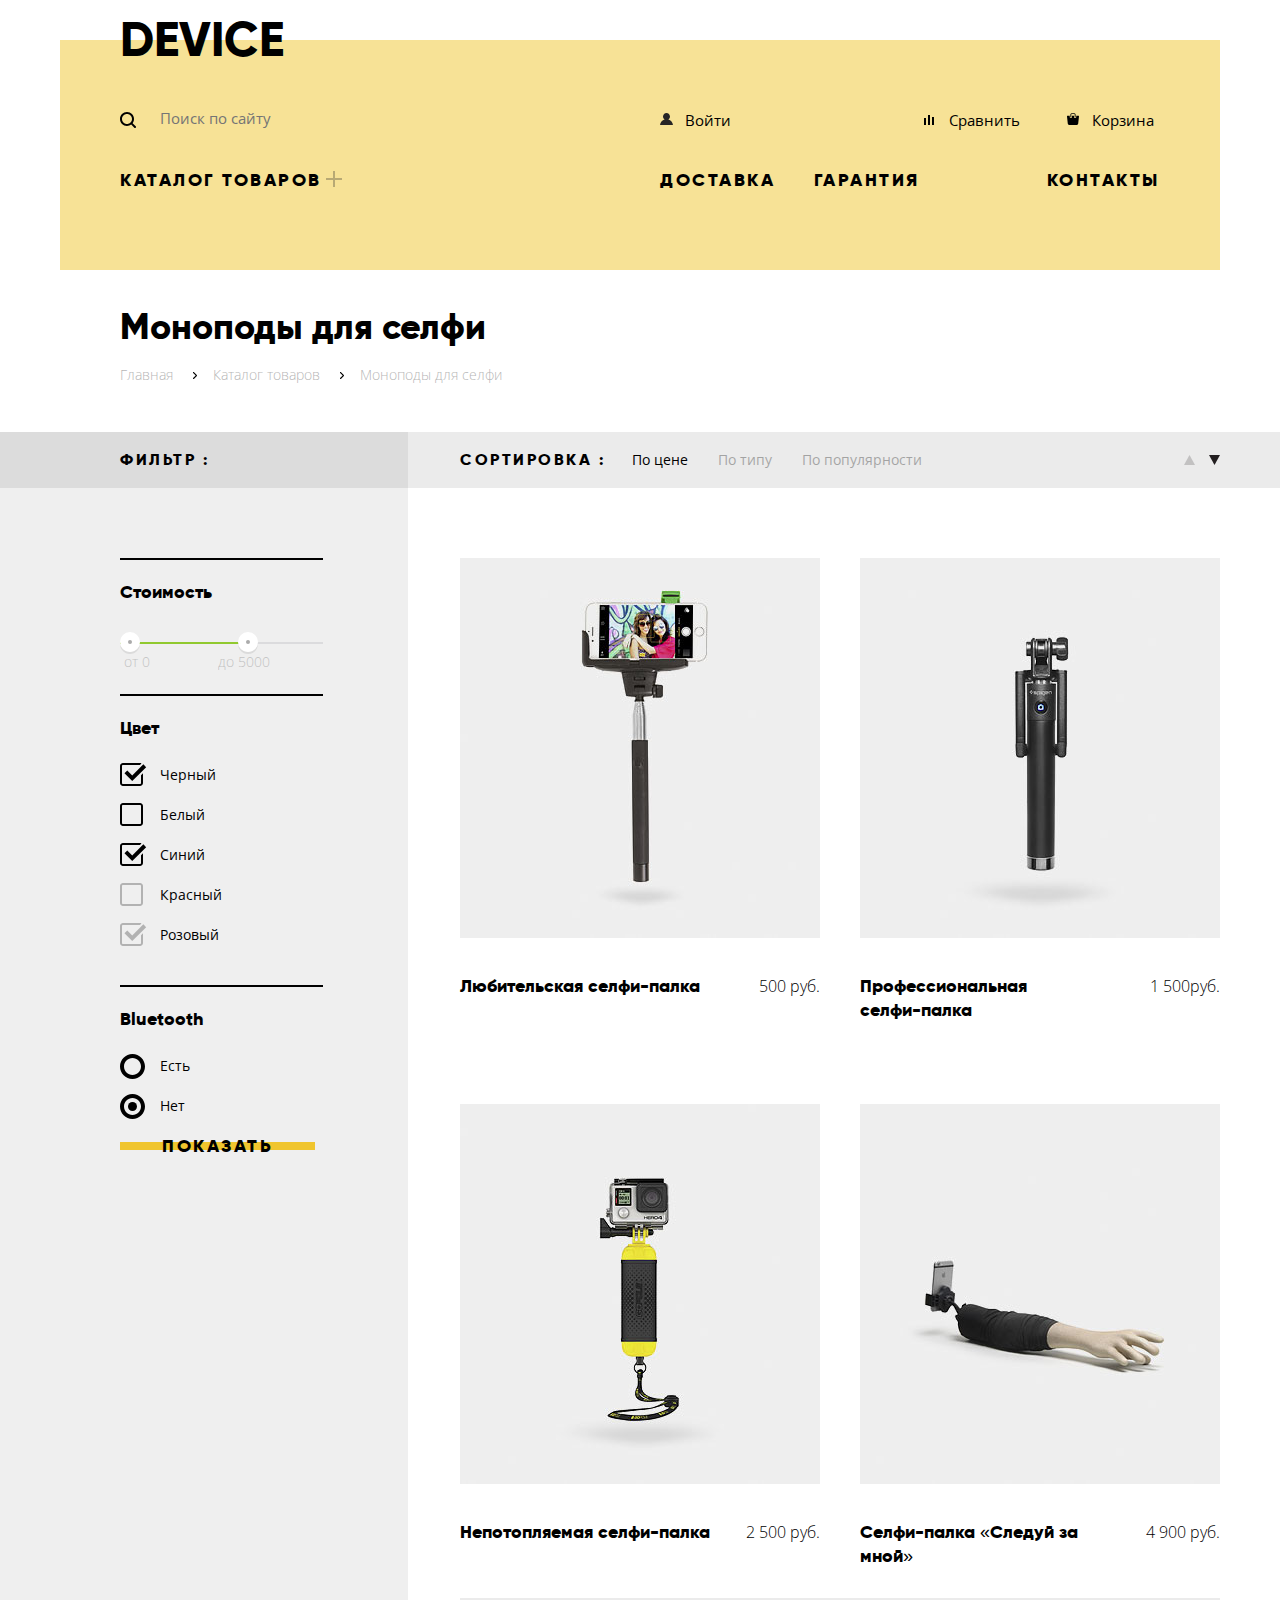
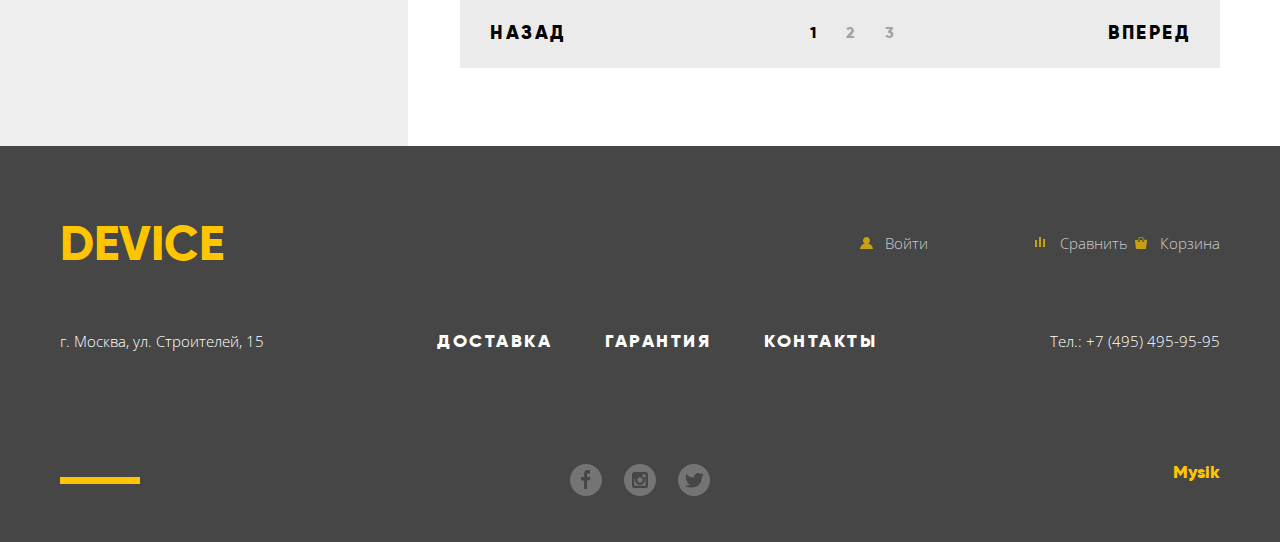
<file: catalog.html>
<!DOCTYPE html>
<html lang="ru" dir="ltr">
  <head>
    <meta charset="utf-8">
    <link rel="stylesheet" href="css/normalize.css">
    <link rel="stylesheet" href="css/style.css">
    <link href="https://fonts.googleapis.com/css?family=Open+Sans:300,400&amp;subset=cyrillic" rel="stylesheet">
    <title></title>
  </head>
  <body>
    <header class="head">
      <div class="container">
          <div class="yellow-block">
              <div class="top-header">
                   <a href="index.html" class="logo">DEVICE</a>
                   <label class="search">
                       <input class="poisk" type="search" name="search" placeholder="Поиск по сайту">
                       <a href="index.html" class="button_search">Найти</a>
                       <span class="icon__search"></span>

                    </label>
                    <ul class="list-menu">
                      <li class="list list-item1"><a  class="text_decor"href="index.html"><span class="icon icon__input"></span> Войти</a></li>
                      <li class="list list-item2"><a  class="text_decor"href="index.html"><span class="icon icon__compare"></span> Сравнить</a></li>
                      <li class="list list-item3"><a  class="text_decor"href="index.html"><span class="icon icon__basket"></span> Корзина</a></li>
                    </ul>
              </div>
              <div class="menu-header catalog">
                    <ul class="cotalog">
                      <li><span class="text">Каталог товаров <span class="icon__plus"></span></span>
                        <div class="menu">
                          <div class="con-list">
                              <ul class="navigation-catalog">
                                <li class="list-item"><a class="link" href="index.html">Виртуальная реальность</a></li>
                                <li class="list-item"><a class="link" href="index.html">Моноподы для селфи</a></li>
                                <li class="list-item"><a class="link" href="index.html">Экшн-камеры</a></li>

                              </ul>
                              <ul class="navigation-catalog list2">
                                    <li class="list-item"><a class="link" href="index.html">Фитнес-браслеты</a></li>
                                    <li class="list-item"><a class="link" href="index.html">Умные часы</a></li>
                              </ul>
                              <ul class="navigation-catalog list3">
                                    <li class="list-item"><a class="link" href="index.html">Квадрокоптеры</a></li>
                              </ul>
                          </div>
                        </div>
                      </li>

                    </ul>
                    <ul class="info-nav">
                      <li class="title title1"><a class="title__text" href="index.html">Доставка</a></li>
                      <li class="title title2"><a class="title__text" href="index.html">Гарантия</a></li>
                      <li class="title title3"><a class="title__text" href="index.html">Контакты</a></li>
                    </ul>

              </div>
          </div>
      </div>
    </header>

    <main class="main catalog">
        <div class="container1">
              <section class="crums">
                  <h1 class="title">Моноподы для селфи</h1>
                  <ul class="bread-crums">
                      <li class="crums-list "><a class="link" href="">Главная</a></li>
                      <li class="crums-list nav-arrow "><a class="link" href="">Каталог товаров</a></li>
                      <li class="crums-list nav-arrow"><a >Моноподы для селфи</a></li>
                  </ul>
              </section>
          </div>

          <section class="title-catalog">
            <div class="container1">
              <div class="left">
                <h3 class="filter">Фильтр :</h3>
              </div>
              <div class="right">
                <div class="sort">
                    <h3 class="sort-title">Сортировка :</h3>
                    <ul class="list-sort">
                        <li class="active">По цене</li>
                        <li class="dis">По типу</li>
                        <li class="dis">По популярности</li>
                    </ul>
                    <div class="icon-right">
                        <span class="icon up"></span>
                        <span class="icon down"></span>
                    </div>
                </div>
              </div>
            </div>
          </section>
              <section class="catalog-and-form">

                <div class="container1">
                  <section class="side-bar">
                      <form class="form">
                          <fieldset class="cost">
                              <i class="butons">
                                <i class="l"></i>
                                <i class="r"></i>
                              </i>
                              <span class="js">Стоимость</span>
                              <span class="min">от 0</span>
                              <span class="max">до 5000</span>
                          </fieldset>
                          <fieldset>
                                <span class="title">Цвет</span>
                                <label class="checkbox">
                                    <input type="checkbox" class="check__box" checked>
                                    <span class="checked"></span>
                                    Черный
                                </label>
                                <label class="checkbox">
                                    <input type="checkbox" class="check__box">
                                    <span class="checked"></span>
                                    Белый
                                </label>
                                <label class="checkbox">
                                    <input type="checkbox" class="check__box" checked>
                                    <span class="checked"></span>
                                    Синий
                                </label>
                                <label class="checkbox">
                                    <input type="checkbox" class="check__box" disabled>
                                    <span class="checked"></span>
                                    Красный
                                </label>
                                <label class="checkbox">
                                    <input type="checkbox" class="check__box" checked disabled>
                                    <span class="checked"></span>
                                    Розовый
                                </label>
                          </fieldset>
                          <fieldset>
                              <span class="title">Bluetooth</span>
                                <label class="radio">
                                    <input class="radio__but" type="radio" name="bluetooth" class="rad">
                                    <span class="icon"></span>
                                    Есть
                                </label>
                                <label class="radio">
                                    <input class="radio__but" type="radio" name="bluetooth" class="rad" checked>
                                    <span class="icon"></span>
                                    Нет
                                </label>
                          </fieldset>
                            <button class="button" type="button" name="button"><span class="line"></span> Показать</button>
                      </form>
                  </section>
                <section class="catalog">
                      <div class="main-catalog">
                        <ul class="list-item">
                            <li class="item">
                                <img class="image" src="img/item-1.jpg" alt="">
                                <div class="hover-info">
                                  <button class="button" type="button" name="buy">В корзину</button>
                                  <a class="sravnit" href="">Добавить к сравнению</a>
                                </div>
                                <div class="container__text">
                                    <p class="title">Любительская селфи-палка</p>
                                    <span class="price">500 руб.</span>
                                </div>
                            </li>
                            <li class="item">
                                <img class="image" src="img/item-2.jpg" alt="">
                                <div class="hover-info">
                                  <button class="button" type="button" name="buy">В корзину</button>
                                  <a class="sravnit" href="">Добавить к сравнению</a>
                                </div>
                                <div class="container__text">
                                    <p class="title">Профессиональная <br> селфи-палка </p>
                                    <span class="price">1 500руб.</span>
                                </div>
                            </li>
                            <li class="item">
                                <img class="image" src="img/item-3.jpg" alt="">
                                <div class="hover-info">
                                  <button class="button" type="button" name="buy">В корзину</button>
                                  <a class="sravnit" href="">Добавить к сравнению</a>
                                </div>
                                <div class="container__text">
                                    <p class="title">Непотопляемая селфи-палка</p>
                                    <span class="price">2 500 руб.</span>
                                </div>
                            </li>
                            <li class="item new">
                                <img class="image" src="img/item-4.jpg" alt="">
                                <div class="hover-info">
                                  <button class="button" type="button" name="buy">В корзину</button>
                                  <a class="sravnit" href="">Добавить к сравнению</a>
                                </div>
                                <div class="container__text">
                                    <p class="title">Селфи-палка «Следуй за мной»</p>
                                    <span class="price">4 900 руб.</span>
                                </div>
                            </li>
                        </ul>
                      </div>
                      <div class="pagination_container">
                        <h3 class="back">Назад</h3>
                        <ul class="pagination">
                          <li><a href="index.html" class="pag active">1</a></li>
                          <li><a href="index.html" class="pag">2</a></li>
                          <li><a href="index.html" class="pag">3</a></li>
                        </ul>
                        <h3 class="next">Вперед</h3>

                      </div>
                </section>
              </div>
          </section>
    </main>

    <footer class="footer catalog">
      <div class="container">
        <div class="wrap">
              <div class="top-footer">
                  <a href="index.html" class="logo">Device</a>
                  <ul class="list-menu">
                    <li class="list list-item1"><a  class="text_decor"href="index.html"><span class="icon icon__input"></span> Войти</a></li>
                    <li class="list list-item2"><a  class="text_decor"href="index.html"><span class="icon icon__compare"></span> Сравнить</a></li>
                    <li class="list list-item3"><a  class="text_decor"href="index.html"><span class="icon icon__basket"></span> Корзина</a></li>
                  </ul>
              </div>

              <div class="main-footer">
                    <p class="text">
                      г. Москва, ул. Строителей, 15
                    </p>
                    <ul class="slider-nav">
                        <li>Доставка</li>
                        <li>Гарантия</li>
                        <li>Контакты</li>
                    </ul>
                    <p class="text">
                      Тел.: +7 (495) 495-95-95
                    </p>
              </div>

              <div class="footer-footer">
                <span class="line"></span>
                <ul class="messanger">
                  <li class="list"><a href="index.html" class="icon"><span class="icon icon__facebook"></span></a></li>
                  <li class="list"><a href="index.html" class="icon"><span class="icon icon__inst"></span></a></li>
                  <li class="list"><a href="index.html" class="icon"><span class="icon icon__twitter"></span></a></li>
                </ul>
                <a class="logo" target="_blank" href="https://t.me/mysik_1337"></a>
              </div>
          </div>
      </div>
    </footer>
  </body>
</html>
</file>
<file: css/style.css>
/* font-family: 'Open Sans', sans-serif; */
@font-face {
  font-family: "Gilroy-Extrabold";
  src: url("../fonts/gilroyextrabold.woff") format("woff");
  font-weight: normal;
  font-style: normal;
}
@font-face {
  font-family: "Gilroy-ligh";
  src: url("../fonts/gilroylight.woff") format("woff");
  font-weight: 100;
  font-style: normal;
}
body{
  margin: 0px;
  padding: 0px;
  font-family: "Gilroy-Extrabold", sans-serif;
  font-size: 18px;
  line-height: 24px;
}
ul{
  list-style: none;
  padding: 0px;
}
a{
  text-decoration: none;
  color: black;
}
.slider-css{
  display: none;
}
.container,
.container1{
  width: 1160px;
  margin:0 auto;
}

.yellow-block{
  background-color: #f7e296;
  margin-top: 40px;
  position: relative;
}
.yellow-block .logo{
  font-size: 48px;
  line-height: 48px;
  position: absolute;
  top: -24px;
}
.yellow-block .logo:hover,
.yellow-block .logo:focus{
  opacity: 0.6;
}
.yellow-block .logo:active{
  opacity: 0.3;
}
.yellow-block .top-header{
  padding-top: 50px;
  margin: 0 60px;
  display: flex;
  flex-direction: row;
  justify-content: space-between;
  align-items:center;
}
.top-header .search{
  width: 440px;
  font-family: 'Open Sans', sans-serif;
  font-size: 15px;
  line-height: 30px;
  position: relative;
}
.top-header .search .icon__search{
  width: 16px;
  height: 16px;
  background-image: url("../img/search.svg");
  position: absolute;
  left: 0px;
  bottom: 12px;
}
.top-header .search .poisk{
  width: 300px;
  display: inline-block;
  border: none;
  background-color: #f7e296;
  color:black;
  padding: 10px 15px;
  padding-left: 40px;
  position: relative;
  border-bottom: 2px solid rgba(0,0,0,0);
}
.top-header .search .button_search{
  display: none;
  padding: 10px 15px;
  border: 2px solid black;
  position: absolute;
  top: -15.5px;
  right: 62px;
}
.top-header .search .button_search:hover,
.top-header .search .button_search:focus{
  background-color: #000;
  color: #fff;
}

.top-header .search .button_search:active{
  color:#4d4d4d;
}
.top-header .search .poisk:hover{
  opacity: 0.6;
  border-bottom: 2px solid rgba(0,0,0,0);
}
.top-header .search .poisk:focus{
  outline: none;
  border-bottom: 2px solid black;
}
.top-header .search .poisk:active{
  opacity: 1;
  border-bottom: 2px solid black;
}
.top-header .search .poisk:focus + .button_search,
.top-header .search .poisk:active + .button_search{
  display: block;
}
.top-header .list-menu{
  font-family: 'Open Sans', sans-serif;
  color: black;
  font-size: 15px;
  line-height: 30px;
  display: grid;
  grid-gap: 40px;
  grid-template-areas:
  "input . compare basket";
  width: 500px;
}
.top-header .list-menu .list{
  position: relative;
}
.top-header .list-menu .list .text_decor:hover,
.top-header .list-menu .list .text_decor:focus,
.info-nav .title .title__text:hover,
.info-nav .title .title__text:focus{
  opacity: 0.6;
}
.top-header .list-menu .list .text_decor:active,
.info-nav .title .title__text:active{
  opacity: 0.3;
}
.top-header .list-menu .list .icon{
  bottom: 10px;
  left: 0;
}
.list-menu .list-item1{
  margin-right: 100px;
}
.icon__input{
  width: 13px;
  height: 12px;
  position: absolute;
  background-image: url("../img/user.svg");
}
.icon__compare{
  width: 10px;
  height: 10px;
  position: absolute;
  background-image: url("../img/sravnit.svg");
}
.icon__basket{
  width: 12px;
  height: 12px;
  position: absolute;
  background-image: url("../img/cart.svg");
}
.list-menu  .text_decor{
  padding-left: 25px;
}
.list-menu .list-item1{
  grid-area: input;
}
.list-menu .list-item2{
  grid-area: compare;
}
.list-menu .list-item3{
  grid-area: basket;
}
.yellow-block .menu-header{
  letter-spacing: 2.5px;
  text-transform: uppercase;
  margin: 0 60px;
  display: flex;
  justify-content: space-between;
  -webkit-flex-direction: row;
  -ms-flex-direction: row;
  flex-direction: row;
  padding-bottom: 160px;
  position: relative;
}

.menu-header .info-nav{
  width: 500px;
  display: grid;
  grid-template-areas:
  "dost garant . cont";
  grid-gap: 38px;
}
.info-nav .title1{
  grid-area: dost;
  position: relative;
}
.info-nav .title1::after{
  content: "";
  width: 80%;
  height: 7px;
  background-color: #fff;
  position: absolute;
  bottom: -90px;
  left: 0px;
  z-index: 0;
}
.info-nav .title2{
  grid-area: garant;
  margin-right: 20px;
}
.info-nav .title3{
  grid-area:cont;
  margin-left: 30px;
}
.menu-header .cotalog li{
  position: relative;
  cursor: pointer;
  padding-bottom: 0px;
}
.menu-header .cotalog .text:hover,
.menu-header .cotalog .text:focus{
  opacity: 0.6;
}
.menu-header .cotalog .text:active{
  opacity: 0.3;
}
.menu-header .cotalog li:hover > .menu,
.menu-header .cotalog li:focus > .menu,
.menu-header .cotalog li:active > .menu{
  display: block;
}
.menu-header .cotalog .icon__plus{
  width: 16px;
  height: 16px;
  position: absolute;
  background-image: url("../img/plus.svg");
  top: 3px;
  right: -20px;
}
.menu-header .menu{
  display: none;
  letter-spacing: 0px;
  text-transform: none;
  width: 1160px;
  height: 165px;
  background-color:#f7e296;
  font-family: 'Open Sans', sans-serif;
  font-size:15px;
  line-height: 36px;
  position: absolute;
  bottom: -177px;
  left: -60px;
  padding-top: 15px;
  z-index: 2;
}
.menu .con-list{
  width: 800px;
  display: flex;
  flex-wrap: wrap;
  margin-top: 15px;
}
.menu .con-list ul{
  padding-left: 60px;
}
.menu .con-list .list-item{
  margin-bottom: 15px;
}
.menu .con-list .list-item:hover,
.menu .con-list .list-item:focus{
  opacity: 0.6;
}
.menu .con-list .list-item:active{
  opacity: 0.3;
}
.menu .navigation-catalog{
}

.main .container1{
  /* margin-left: 150px; */
  position: relative;
  margin-bottom: -30px;
}
.main.catalog .container1{
  margin-bottom: 0;
}
/* .main .slide{
  position: absolute;
  top: -160px;
} */
.main .slide1{
  display: flex;
  flex-direction: row;
  justify-content: space-around;
  padding: 0 20px;
  position: relative;
  top: -135px;
  display: none;
}
.main .slide2{
  display: flex;
  -webkit-flex-direction: row;
  -ms-flex-direction: row;
  flex-direction: row;
  justify-content: space-around;
  position: relative;
  top: -135px;
}


.main .slide3{
  display: flex;
  -webkit-flex-direction: row;
  -ms-flex-direction: row;
  flex-direction: row;
  justify-content: space-around;
  position: relative;
  top: -70px;
  left: -15px;
  margin-bottom: 78px;
}
.slider .radiobat{
  position: relative;
  z-index: 3;
}
.slider .radiobat label{
  position: absolute;
  right: 160px;
  bottom: -239px;
  width: 12px;
  height: 12px;
  background-image: url("../img/slider-button-main-off.svg");
}
.slider .radiobat label:hover{
  opacity: 0.1;
}
.slider .radiobat .btn-main-2{
  right: 130px;
}
.slider .radiobat .btn-main-3{
  right: 100px;
}

.slide .image{
  display: block;
  /* position: absolute; */
  top: -120px;
  left: 10px;
}
.slide2 .image{
    top: -120px;
}
.slide3 .image{
  top: -80px;
  left: -70px;
}
.slide .content_image{
  display: block;
  /* position: absolute; */
  top: -120px;
  right: 175px;
  z-index: 0;
}
.slide2 .content_image{
  right: 175px;
}
.slide3 .content_image{
  top: -80px;
  right: 155px;
}
.main .slide .name{
  font-size: 47px;
  line-height: 56px;
  margin-bottom: 30px;
  z-index: 1;
}
.slide1 .content_image::before,
.slide2 .content_image::before,
.slide3 .content_image::before{
  content: "01";
  position: absolute;
  font-size: 179px;
  line-height: 179px;
  color: #fff;
  top: 0px;
  right: 77px;
  z-index: -1;
}
.slide2 .content_image::before{
  content: '02';
  top: 0px;
  right: 80px;
}
.slide3 .content_image::before{
  content: '03';
  top: -69px;
  right: 40px;;
}
.main .slide .content_image{
  margin-top: 85px;
  width: 480px;
}
.slide .discription{
  font-family: 'Open Sans', sans-serif;
  font-size: 15px;
  line-height: 30px;
  font-weight: 300;
  color: #464646;
  margin-bottom: 55px;
}
.slide .text{
  position: relative;
  text-transform: uppercase;
  letter-spacing: 2.5px;
  display: inline-block;
  margin-bottom: 40px;
  padding-left: 44px;
  padding-right: 44px;
  padding-top: 14px;
  padding-bottom: 14px;
  cursor: pointer;
}
.slide .text:hover,
.slide .text:focus{
  background-color: #f0c52e;
}
.slide .text:active{
  color: #a88a20;
}
.slide .text::after{
  content: "";
  position: absolute;
  width: 100%;
  height: 8px;
  background-color: #f0c52e;
  bottom: 22px;
  left: 0px;
  z-index: -1;
}

.slide .table .head td{
  font-family: "Gilroy-ligh", sans-serif;
  font-size: 36px;
  line-height: 48px;
  padding-right: 80px;
}
.slide .table .head td:last-child{
  padding-right: 0;
}
.slide .table .down{
  font-family: 'Open Sans', sans-serif;
  font-size: 13px;
  line-height: 20px;
  color: #464646;
}

.slide3 .content_image{
  width: 500px !important;
  margin-top: 25px !important;
}
.main .slide2,
.main .slide3{
display: none;
}



.main .catalog_navigation{
  padding-bottom: 205px;
}

.main .catalog_navigation .catalog-list{
  display: flex;
  flex-direction: row;
  justify-content: space-between;
}
.catalog_navigation .catalog-list li{
  width: 160px;
}
.catalog-list .title_menu{
  margin-top: 35px;
}
.catalog-list .image1{
  padding: 52px 30px;
  background-color: #f7e296;
}
.catalog-list .image2{
  padding: 40px 38px 2px;
  background-color: #f7e296;
}
.catalog-list .image3{
  padding: 37px 49px 36px;
  background-color: #f7e296;
}
.catalog-list .image4{
  padding: 50px 28px 45px;
  background-color: #f7e296;
}
.catalog-list .image5{
  padding: 32px 49px 30px 55px;
  background-color: #f7e296;
}
.catalog-list .image6{
  padding: 50px 16px 41px 13px;
  background-color: #f7e296;
}
.catalog-list li:hover .image,
.catalog-list li:focus .image{
  background-color: #f0c52e
}
.catalog-list li:active .image{
  fill-opacity: 0.3;
}
.catalog-list li:active .title_menu{
  color:#bcbcbc;
}
.navigation-info .upper{
  display: grid;
  grid-template-areas:
  "slider delivery delivery";
  grid-gap: 100px;
  /* margin-top: -50px; */
}
.navigation-info{
  height: 290px;
  background-color: #e5e5e5;
}
.upper  .radio{
  display: none;
}
.upper  .slider{
  width: 300px;
  position: relative;
  display: flex;
  flex-direction: column;
  justify-content: space-around;
  grid-area: slider;
}
.upper  .slider::after{
  content: "";
  position: absolute;
  width: 7px;
  height: 319px;
  background-color: black;
  right: 13px;
}

.upper  .line{
  display: inline-block;
  width: 120px;
  letter-spacing: 2.5px;
  line-height: 24px;
  font-size: 18px;
  padding: 12px 25px;
  text-transform: uppercase;
  text-align: center;
  position: relative;
  z-index: 1;
}
.upper  .line::after{
  content: "";
  position: absolute;
  width: 100%;
  height: 8px;
  background-color: #f0c52e;
  top: 20px;
  left: 0px;
  z-index: -1;
}
.upper  .line:hover,
.upper  .line:focus{
  background-color: #f0c52e;
}
.upper  .line:active:after,
.upper  .line:active{
  background-color: black;
  color: #f7e184;
}
.upper .line:active::before{
  content: "";
  position: absolute;
  width: 165%;
  height: 50px;
  left: 0px;
  top: 0px;
  background-color: black;
  z-index: -1;
}
.upper .delivery{
  grid-area: delivery;
  display: grid;
  grid-gap: 100px;
  grid-template-areas:
  "text image";
  display: none;
}
.upper .garant{
  grid-area: delivery;
  display: grid;
  grid-gap: 100px;
  grid-template-areas:
  "text image";
  display: none;
}
.garant .text{
  position: relative;
  grid-area: text;
  top: 5px;
}
.garant .content_image{
  position: relative;
  top: -13px;
}
.upper .credit{
  grid-area: delivery;
  display: grid;
  grid-gap: 100px;
  grid-template-areas:
  "text image";
  position: relative;
  top: 7px;
  display: none;
}
.credit .content_image{
  position: relative;
  top: -25px;

}
.upper .name{
  margin: 0;
  font-size: 47px;
  line-height: 48px;
  margin-bottom: 35px;
}
.upper .discription{
  font-size: 15px;
  line-height: 30px;
  font-family: 'Open Sans', sans-serif;
  font-weight: 300;
  color: #464646;
}
.upper .content_image{
  width: 140px;
  height: 164px;
  grid-area: image;
  /* background-image: url("../img/delivery-bg.png");
  background-position: center;
  background-repeat: no-repeat; */
}
.upper{
position: relative;
top: -30px;
}
.content_image .image__content{
}
.logotypes{
  margin-top: 80px;
  margin-bottom: 80px;
}
.logotypes .element{
  -webkit-filter: grayscale(100%);
  -moz-filter: grayscale(100%);
  -ms-filter: grayscale(100%);
  -o-filter: grayscale(100%);
  filter: grayscale(100%);
  filter: gray; /* IE 6-9 */
  opacity: 0.2;
  cursor: pointer;
}
.logotypes .element:hover,
.logotypes .element:focus{
  -webkit-filter: grayscale(0%);
  -moz-filter: grayscale(0%);
  -ms-filter: grayscale(0%);
  -o-filter: grayscale(0%);
  filter: grayscale(0%);
  opacity: 1;
}
.logotypes .logo-list{
  display: flex;
  -webkit-flex-direction: row;
  -ms-flex-direction: row;
  flex-direction: row;
  justify-content: space-between;
}


.interested-info .container1{
  display: flex;
  justify-content: space-between;
}
.interested-info .about-us{
  width: 472px;
}
.interested-info .title{
  padding-top: 50px;
  font-size: 47px;
  line-height: 48px;
  position: relative;
}
.interested-info .info__text{
  font-family: 'Open Sans', sans-serif;
  font-size: 15px;
  line-height: 30px;
  font-weight: 300;
  color:#464646;
  margin-bottom: 40px;
}
.interested-info .list-company{
  margin-bottom: 0;
}
.interested-info .list-company .company{
  margin-bottom: 12px;
  position: relative;
  padding-left: 35px;
  font-size: 16px;
  line-height: 40px;
}
.interested-info .list-company .company:last-child{
 margin-bottom: 0;
}
.interested-info .list-company .company::before{
  content: "";
  position: absolute;
  width: 18px;
  height: 18px;
  left: 0;
  top: 10px;
  background-image: url("../img/slider-button-gray.svg");
}
.interested-info .title::before{
  content: "";
  position: absolute;
  width: 20%;
  height: 7px;
  background-color: black;
  top: 0px;
}


.interested-info .contact{
  width: 560px;
}
.interested-info .contact .map__image{
  margin-top: 7px;
  margin-bottom: 7px;
}
.interested-info .more__info{
  text-transform: uppercase;
  letter-spacing: 2.5px;
  display: inline-block;
  border: none;
  background-color: rgba(0,0,0,0);
  margin-top: 75px;
  padding-left: 20px;
  padding-right: 23px;
  padding-top: 15px;
  padding-bottom: 15px;
  position: relative;
  z-index: 1;
}
.interested-info .more__info.more2{
  padding-left: 40px;
  padding-right: 40px;
  z-index: 1;
}
.interested-info .more__info::before,
.interested-info .more2::before{
  content: "";
  position: absolute;
  width: 100%;
  height: 8px;
  background-color: #f0c52e;
  z-index: -1;
  top: 22px;
  left: 0;
}
.interested-info .more2::before{
  top:21px;
}
.interested-info .more__info:hover,
.interested-info .more__info:focus{
  background-color: #f0c52e;
}
.interested-info .more__info:active{
  color:#a88a20;
}
.footer{
  background-color: #464646;
  margin-top: 90px;
}
.footer.catalog{
  margin-top: 0;
}
.footer .container{
  margin: 0 auto;
}

.footer .container .top-footer{
  display: flex;
  flex-direction: row;
  justify-content: space-between;
  padding-top: 65px;
  margin-bottom: 35px;
  align-items: center;
}
.top-footer .logo{
  display: inline-block;
  font-size: 48px;
  text-transform: uppercase;
  color: #ffc600;
}
.top-footer .logo:hover,
.top-header .logo:focus{
  opacity: 0.6;
}
.top-footer .logo:active{
  opacity: 0.3;
}

.top-footer .list-menu{
  font-size: 15px;
  line-height: 35px;
  font-family: 'Open Sans', sans-serif;
  font-weight: 300;
  width: 360px;
  display: flex;
  -webkit-flex-direction: row;
  -ms-flex-direction: row;
  flex-direction: row;
  justify-content: space-between;
}
.top-footer .list-menu .text_decor{
  color: white;
  position: relative;
}
.top-footer .list-menu .list{
  opacity: 0.7;
}
.top-footer .list-menu .list:hover,
.top-footer .list-menu .list:focus{
  opacity: 1;
}
.top-footer .list-menu .list:active{
  opacity: 0.3;
}
.top-footer .icon{
  top: 4px;
  left: 0;
}
.top-footer .icon__input{
  background-image: url("../img/user-y.svg");
}
.top-footer .icon__compare{
  background-image: url("../img/compare-y.svg");
}
.top-footer .icon__basket{
  background-image: url("../img/cart-y.svg");
}
.footer .main-footer{
  display: flex;
  -webkit-flex-direction: row;
  -ms-flex-direction: row;
  flex-direction: row;
  justify-content: space-between;
  margin-bottom: 75px;
}
.footer .main-footer .text{
  font-family: 'Open Sans', sans-serif;
  font-size: 15px;
  line-height: 30px;
  font-weight: 300;
  color: white;
}
.footer .slider-nav{
  color: #fff;
  text-transform: uppercase;
  letter-spacing: 2.5px;
  margin-left: 10px;
  margin-right: 10px;
  width: 440px;
  display: flex;
  -webkit-flex-direction: row;
  -ms-flex-direction: row;
  flex-direction: row;
  justify-content: space-between;
}
.footer .slider-nav li:hover,
.footer .slider-nav li:focus{
  cursor: pointer;
  opacity: 0.6;
}
.footer .slider-nav li:active{
  opacity: 0.3;
}
.footer .footer-footer{
  display: flex;
  -webkit-flex-direction: row;
  -ms-flex-direction: row;
  flex-direction: row;
  justify-content: space-between;
  padding-bottom: 60px;
}
.footer-footer .line{
  position: relative;
}
.footer-footer .line::before{
  content: "";
  position: absolute;
  width: 80px;
  height: 7px;
  background-color: #ffc600;
  bottom: -2px;
}
.footer-footer .messanger{
    width:140px;
    display: flex;
    -webkit-flex-direction: row;
    -ms-flex-direction: row;
    flex-direction: row;
    justify-content: space-between;
    position: relative;
}
.footer-footer .icon{
  opacity: 0.7;
}
.footer-footer .icon:hover,
.footer-footer .icon:focus{
  opacity: 1;
}
.footer-footer .icon:active{
  opacity: 0.3;
}
.footer-footer .icon.icon__facebook{
  position: absolute;
  width: 32px;
  height: 32px;
  background-image: url("../img/fb.svg");
  left: 0;
  opacity: 0.6;
}
.footer-footer .icon.icon__inst{
  position: absolute;
  width: 32px;
  height: 32px;
  background-image: url("../img/inst.svg");
  right: 54px;
  opacity: 0.6;
}
.footer-footer .icon.icon__twitter{
  position: absolute;
  width: 32px;
  height: 32px;
  background-image: url("../img/tw.svg");
  right: 0;
  opacity: 0.6;
}
.footer-footer .logo{
  position: relative;
}
.footer-footer .logo::after{
  content: "Mysik";
  position: absolute;
  color: #ffc600;
  bottom: -2px;
  right: 0;
}
.footer-footer .logo:hover::after,
.footer-footer .logo:focus::after{
  opacity: 0.7;
}
.footer-footer .logo:active::after{
  opacity: 0.3;
}
.wrap{
  width: 100%;
}
.menu-header.catalog{
  padding-bottom: 60px;
}
.main.catalog .crums{
  margin-top: 45px;
  padding-left: 60px;
  margin-bottom: 45px;
}

.crums .bread-crums{
  padding-left: 0;
  font-family: 'Open Sans', sans-serif;
  font-weight: 300;
  font-size: 14px;
  line-height: 24px;
  display: flex;
  -webkit-flex-direction: row;
  -ms-flex-direction: row;
  flex-direction: row;
  justify-content: flex-start;
  color: black;
}

.main.catalog .crums-list{
  padding-right: 40px;
}

.main.catalog .crums .nav-arrow{
  position: relative;
}
.main.catalog .crums a{
  opacity: 0.3;
}
.main.catalog .crums .nav-arrow::before{
  content: "";
  position: absolute;
  width: 4px;
  height: 7px;
  background-image: url("../img/nav-arrow.svg");
  background-repeat: no-repeat;
  left: -20px;
  bottom: 8px;
}
.crums .bread-crums .link:hover,
.crums  .bread-crums .link:focus{
  opacity: 0.6;
}
.crums .bread-crums .link:active{
  opacity: 0.1;
}
.main.catalog .catalog-and-form{
  background: linear-gradient(90deg, #efefef 30%, transparent 30%);
}
.catalog-and-form .container1{
  display: flex;
  -webkit-flex-direction: row;
  -ms-flex-direction: row;
  flex-direction: row;
  justify-content: space-between;
    background: linear-gradient(90deg, #efefef 30%, transparent 30%);
}
.catalog-and-form .side-bar{
  width: 200px;
}
.side-bar fieldset{
  margin: 0;
  padding: 0;
  border: none;
  font-family: 'Open Sans', sans-serif;
  font-size: 14px;
  line-height: 40px;
  display: flex;
  -webkit-flex-direction: column;
  -ms-flex-direction: column;
  flex-direction: column;
  justify-content:flex-start;
  position: relative;
  margin-top: 30px;
}
.side-bar fieldset::before{
  content: "";
  width: 145%;
  height: 2px;
  background-color: #000;
  top: 0;
}
.side-bar .cost{
  margin-top: 70px;
  position: relative;
  margin-bottom: 75px;
}
.side-bar .cost::after{
  content: "";
  position: absolute;
  width: 145%;
  height: 2px;
  background-color: #dbdbdb;
  background: linear-gradient(90deg, #91c92f 65%, #dbdbdd 65%);
  bottom: -25px;
  z-index: 1;
}
.cost .butons .r,
.cost .butons .l{
  content: "";
  position: absolute;
  width: 22px;
  height: 25px;
  background-image: url("../img/filter-button.svg");
  background-repeat: no-repeat;
  background-position: left;
  bottom: -37px;
  z-index: 2;
  cursor: pointer;
}
.cost .butons .r{
  right: 0;
}

.cost .butons .l:active,
.cost .butons .r:active{
  transition: 0s;
  background-image: url("../img/filter-button-ac.svg");
}
.cost .min,
.cost .max{
  position: absolute;
  font-size: 14px;
  line-height: 24px;
  font-weight: 300;
  opacity: 0.2;
  bottom: -55px;
  right: 110px;
}
.cost .max{
  right: -10px;
}

.side-bar .js,
.side-bar .title{
  font-size: 18px;
  line-height: 24px;
  font-family: "Gilroy-Extrabold", sans-serif;
  margin-top: 20px;
  margin-bottom: 15px;
}
.side-bar .form{
  margin-left: 60px;
}
.side-bar .check__box,
.side-bar .radio__but{
  display: none;
}
.side-bar .checkbox,
.side-bar .radio{
  padding-left: 40px;
  position: relative;
}
.checkbox .checked{
  width: 27px;
  height: 23px;
  position: absolute;
  left: 0;
  top: 8px;
  background-image: url("../img/checkbox-off.svg");
  background-repeat: no-repeat;
}
.radio .icon{
    width: 25px;
    height: 25px;;
    position: absolute;
    left:0;
    top: 8px;
    background-image: url("../img/radio-off.svg");
}
.radio .radio__but:checked + .icon{
  background-image: url("../img/radio-on.svg");
}
.radio .radio__but:disabled + .icon,
.checkbox .check__box:disabled + .checked{
  opacity: 0.25;
}

.radio:hover .icon,
.radio .radio__but:checked:hover + .icon,
.checkbox .check__box:checked:hover + .checked,
.checkbox:hover .checked{
  opacity: 0.6;
}
.checkbox .check__box:checked + .checked{
  background-image: url("../img/checkbox-on.svg");
}

.side-bar .button{
  padding: 10px 42px;
  border:none;
  background-color: rgba(0,0,0,0);
  text-transform: uppercase;
  letter-spacing: 2.5px;
  position: relative;
  z-index: 1;
}
.side-bar .button::before{
  content: "";
  position: absolute;
  width: 100%;
  height: 20%;
  background-color: #f0c52e;
  top: 16px;
  left: 0px;
  z-index: -1;
}
.side-bar .button:hover::before{
  top:0px;
  height: 100%;
  transition: all .2s ease-in-out;
}
.catalog-and-form .catalog{
  width: 760px;
  background-color: rgba(0,0,0,0)!important;
}
.title-catalog{
  background: linear-gradient(90deg, #dcdcdc 30%, transparent 30%);
  background-color: #ebebeb;
}
.title-catalog .container1{
  display: flex;
  -webkit-flex-direction: row;
  -ms-flex-direction: row;
  flex-direction: row;
  justify-content: space-between;
  align-items:center;
  background: linear-gradient(90deg, #dcdcdc 30%, transparent 30%);
  background-color: #ebebeb;
}
.title-catalog .container1 .left .filter{
  text-transform: uppercase;
  letter-spacing: 2.5px;
  padding-left: 60px;
  font-size: 16px;
  line-height: 24px;
}
.title-catalog .sort{
  width: 760px;
  display: flex;
  -webkit-flex-direction: row;
  -ms-flex-direction: row;
  flex-direction: row;
  justify-content: space-between;
}
.title-catalog .sort .sort-title{
  font-size: 16px;
  line-height: 24px;
  letter-spacing: 2.5px;
  text-transform: uppercase;
}
.title-catalog .sort .list-sort{
  width: 560px;
  display: flex;
  -webkit-flex-direction: row;
  -ms-flex-direction: row;
  flex-direction: row;
  justify-content: flex-start;
  font-family: 'Open Sans', sans-serif;
  font-size: 14px;
  line-height: 18px;
  align-items: center;
  position: relative;
}
.title-catalog .sort .list-sort .dis{
  opacity: 0.3;
}

.title-catalog .sort .list-sort li{
  cursor: pointer;
  padding-right: 30px;
}
.title-catalog .sort .list-sort li:hover,
.title-catalog .sort .list-sort li:focus{
  opacity: 0.6;
}
.title-catalog .sort .list-sort li:active{
  opacity: 1;
}

.icon-right{
  width: 1px;
  position: relative;
}
.icon-right .icon{
  content: "";
  position: absolute;
  width: 11px;
  height: 10px;
  right: 0;
  cursor: pointer;
  top: 23px;

}
.icon-right .up {
  background-image: url("../img/icon-up-dir.svg");
  right: 25px;
  opacity: 0.2;
}
.icon-right .up:hover,
.icon-right .up:focus,
.icon-right .down:hover,
.icon-right .down:focus{
  opacity: 0.4;
}
.icon-right .down:active,
.icon-right .up:active{
  opacity: 1;
}
.icon-right .down{
  background-image: url("../img/icon-down-dir.svg");
}


.main-catalog .list-item{
  display: flex;
  flex-direction: row;
  flex-wrap: wrap;
  margin-bottom: 0;
}
.main-catalog .list-item .item{
  margin-top: 52px;
  margin-bottom: 30px;
}
.main-catalog .list-item .item:nth-child(2n){
  margin-left: 40px;
}
.item .container__text{
  margin-top: 30px;
  display: flex;
  -webkit-flex-direction: row;
  -ms-flex-direction: row;
  flex-direction: row;
  justify-content: space-between;
}
.item .container__text .title{
  margin: 0;
  width: 260px;
  font-size: 18px;
  line-height: 24px;
}
.item .container__text .price{
  font-family: 'Open Sans', sans-serif;
  font-size: 16px;
  line-height: 24px;
  font-weight: 300;
}
.item {
  width: 360px;
  position: relative;
}
.item .hover-info{
  width: 360px;
  height: 380px;
  position: absolute;
  display: flex;
  -webkit-flex-direction: column;
  -ms-flex-direction: column;
  flex-direction: column;
  justify-content: center;
  align-items: center;
  background-color: rgba(238,238,238,0.7);
  top: 0;
  left: 0;
  z-index: -1;
}
.item:hover > .hover-info,
.item:focus > .hover-info{
  z-index: 1;
}
.item .hover-info .button{
  letter-spacing: 2.5px;
  text-transform: uppercase;
  /* width: 130px; */
  padding: 10px 35px;
  display: block;
  border: none;
  background-color: rgba(0,0,0,0);
  z-index: 1;
  position: relative;
  cursor: pointer;
}
.item .hover-info .button::before{
  content: "";
  position: absolute;
  background-color: #f0c52e;
  height: 20%;
  width: 100%;
  left: 0;
  top: 16px;
  z-index: -1;
}
.item .hover-info .button:hover::before,
.item .hover-info .button:focus::before{
  top:0;
  height: 100%;
  transition: all .2s ease-in-out;
}
.item .hover-info .button:active{
color: #a88a20;
}
.item .hover-info .sravnit{
  font-family: 'Open Sans', sans-serif;
  /* font-weight: 300; */
  color:black;
  opacity: 0.5;
  font-size: 13px;
  line-height: 20px;
}
.item .hover-info .sravnit:hover,
.item .hover-info .sravnit:focus{
  opacity: 1;
}
.item .hover-info .sravnit:active{
  opacity: 0.2;
}
.pagination_container{
  height: 70px;
  background-color: #ebebeb;
  display: flex;
  -webkit-flex-direction: row;
  -ms-flex-direction: row;
  flex-direction: row;
  justify-content: space-between;
  box-sizing:content-box;
  align-items: center;
  margin-bottom: 78px;
  font-size: 16px;
  line-height: 24px;
}
.pagination_container .back,
.pagination_container .next{
  padding: 23px 30px;
  letter-spacing: 2.5px;
  text-transform: uppercase;

}
.pagination_container .back:hover,
.pagination_container .next:hover,
.pagination_container .back:focus,
.pagination_container .next:focus{
  background-color: #d9d9d9;
}
.pagination_container .pagination{
  display: flex;
  -webkit-flex-direction: row;
  -ms-flex-direction: row;
  flex-direction: row;
  justify-content: flex-start;
}
.pagination_container .pagination .pag{
  margin-left: 30px;
  opacity: 0.3;
}
.pagination_container .pagination .pag.active{
  opacity: 1;
}
.pagination_container .pagination .pag:hover,
.pagination_container .pagination .pag:focus{
  opacity: 0.6;
}
.pagination_container .pagination .pag:active{
  opacity: 1;
}



#main-slider1:checked~.main label[for=main-slider1],
#main-slider2:checked~.main label[for=main-slider2],
#main-slider3:checked~.main label[for=main-slider3] {
    background-image: url("../img/slider-button-main.svg");
}

#main-slider1:checked~.main #slide-1,
#main-slider2:checked~.main #slide-2,
#main-slider3:checked~.main #slide-3{
    display: flex;
}
#slide1-delivery:checked~.main #services-courier,
#slide2-garant:checked~.main #services-warrant,
#slide3-credit:checked~.main #services-credit{
  display: grid;
}
#slide1-delivery:checked~.main label[for=slide1-delivery] .line,
#slide2-garant:checked~.main label[for=slide2-garant] .line,
#slide3-credit:checked~.main label[for=slide3-credit] .line{
  background-color: black;
  color: #f7e184;
  padding-right: 135px;
}
#slide1-delivery:checked~.main label[for=slide1-delivery] .line::after,
#slide2-garant:checked~.main label[for=slide2-garant] .line::after,
#slide3-credit:checked~.main label[for=slide3-credit] .line::after{
  background-color: black;
}



.map__big{
  box-sizing: content-box;
  width: 960px;
  position: fixed;
  top: 50%;
  left: 50%;
  transform: translate(-50%, -50%);
  z-index: 10;
  border: 5px solid white;
}

.write-us{
  display: none;
  width: 960px;
  position: fixed;
  background-color: white;
  top: 50%;
  left: 50%;
  margin-right: -50%;
  transform: translate(-50%, -50%);
  z-index: 10;
}
.write-us .form__write{
  display: flex;
  flex-direction: column;
  width: 760px;
  margin: 0 auto;
  padding-top: 95px;
  padding-bottom: 78px;
  padding-left: 100px;
  padding-right: 100px;
}
.form__write .up_container{
  display: flex;
  flex-direction: row;
  justify-content: space-between;
}
.form__write .text__title{
  margin: 0;
  margin-bottom: 12px;
}
.form__write .input__text{
  border: 3px solid transparent;
  color: #464646;
  font-size: 14px;
  line-height: 18px;
  font-family: 'Open Sans', sans-serif;
  width: 360px;
  box-sizing: border-box;
  padding: 16px 20px;
  background-color: #e5e5e5;
  opacity: 0.5;
  margin-bottom: 25px;
}
.form__write .input__text:invalid{
  background-color: #f6dada;
  border-color: transparent;
  color: #b09f9f;
  opacity: 1;
}
.form__write .input__text:hover{
  opacity: 0.8;
}
.form__write .input__text:focus{
  border-color: #f7e296;
  background-color: white;
  color: #464646;
  opacity: 1;
}
.form__write .input__text.massage{
  width: 760px;
  margin-bottom: 30px;
}
.form__write .button{
  width: 200px;
  box-sizing: border-box;
  padding: 12px 33px;
  display: block;
  border: none;
  text-transform: uppercase;
  letter-spacing: 2.5px;
  background-color: white;
  position: relative;
  z-index: 1;
  cursor: pointer;
}
.form__write .button::before{
  content: "";
  position: absolute;
  width: 100%;
  height: 20%;
  background-color: #f0c52e;
  left: 0px;
  top: 18px;
  z-index: -1;
}
.form__write .button:hover::before,
.form__write .button:focus::before{
  top:0;
  height: 100%;
  transition: all 0.2s ease-in-out;
}
.form__write .button:active{
  color: #a88a20;

}
.close__button{
  background-color: transparent;
  border: none;
  position: absolute;
  width: 55px;
  height: 55px;
  background-image: url("../img/modal-close.svg");
  right: 22px;
  top: 22px;
  cursor: pointer;
  opacity: 0.5;
}
.close__button:hover,
.close__button:focus{
  background-image: url("../img/modal-close-hover.svg");
  opacity: 1;
}
.close__button:active{
  opacity: 0.5;
}
</file>
